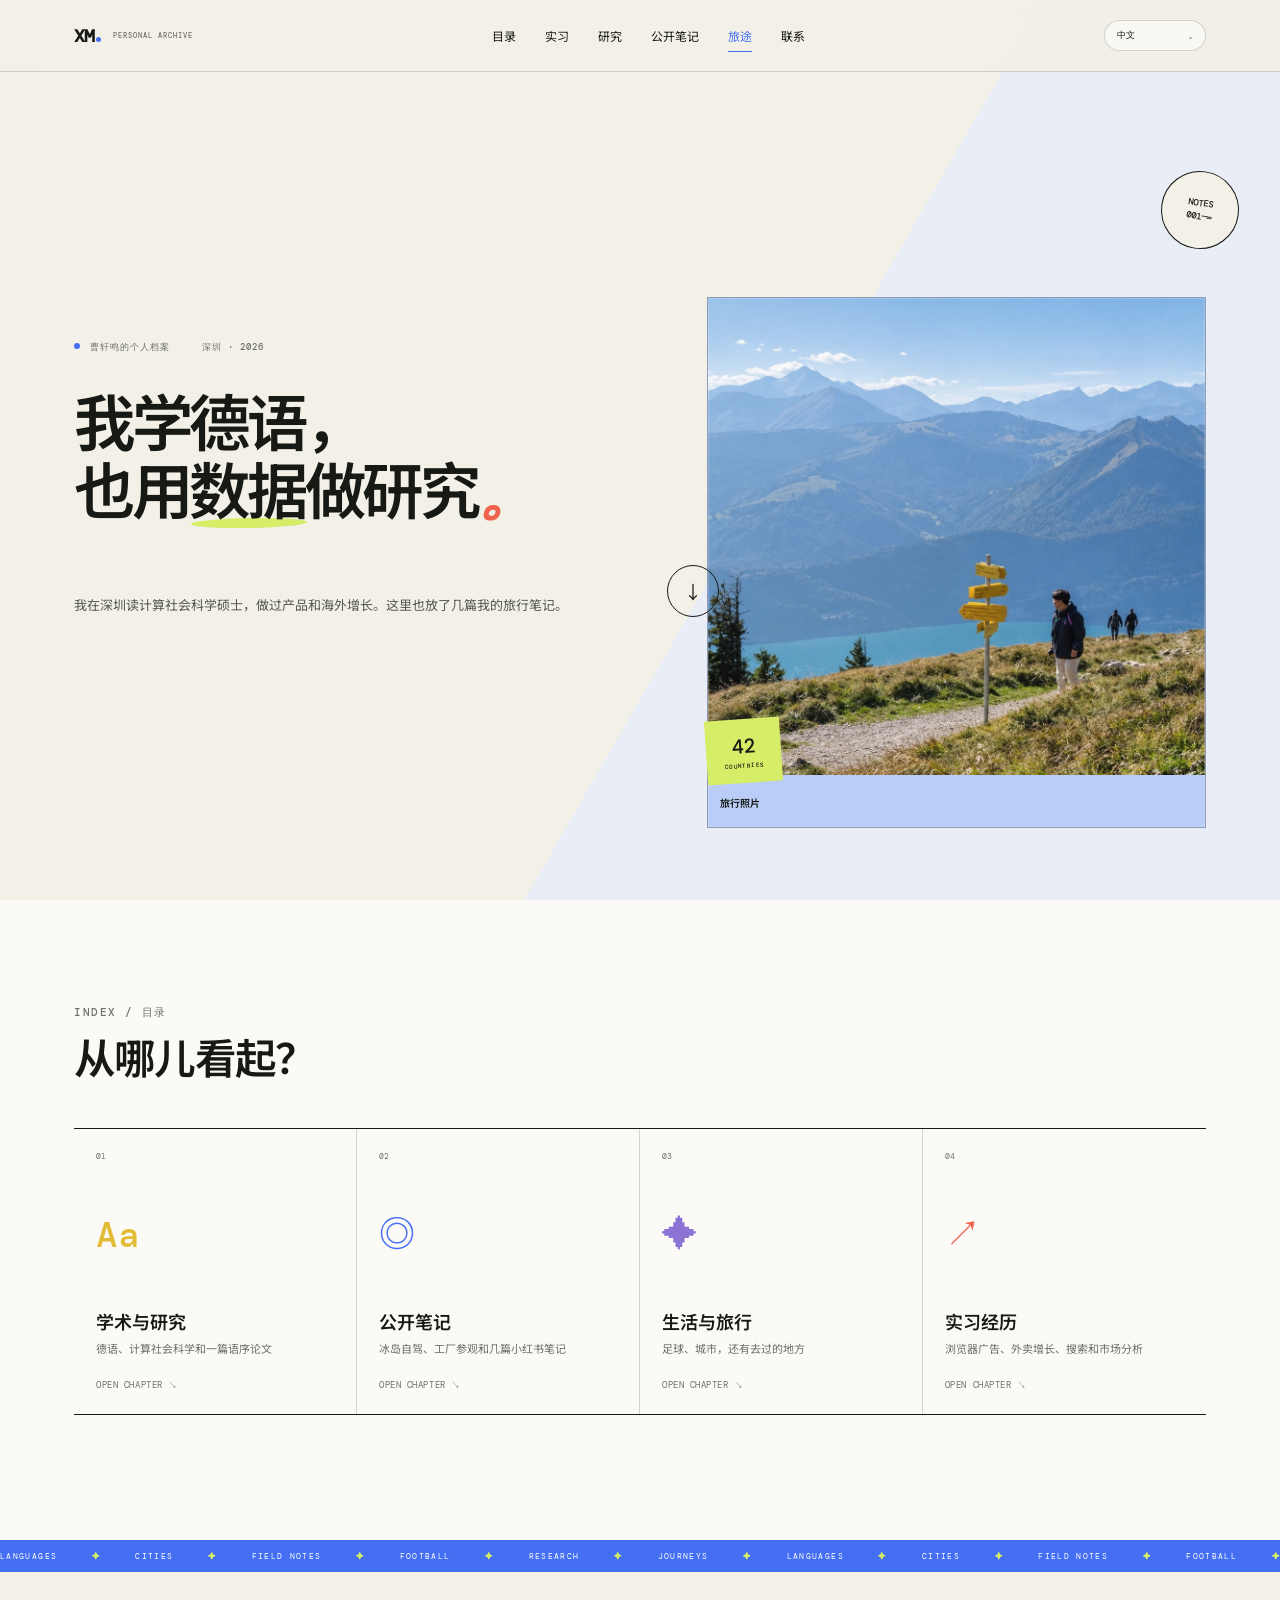
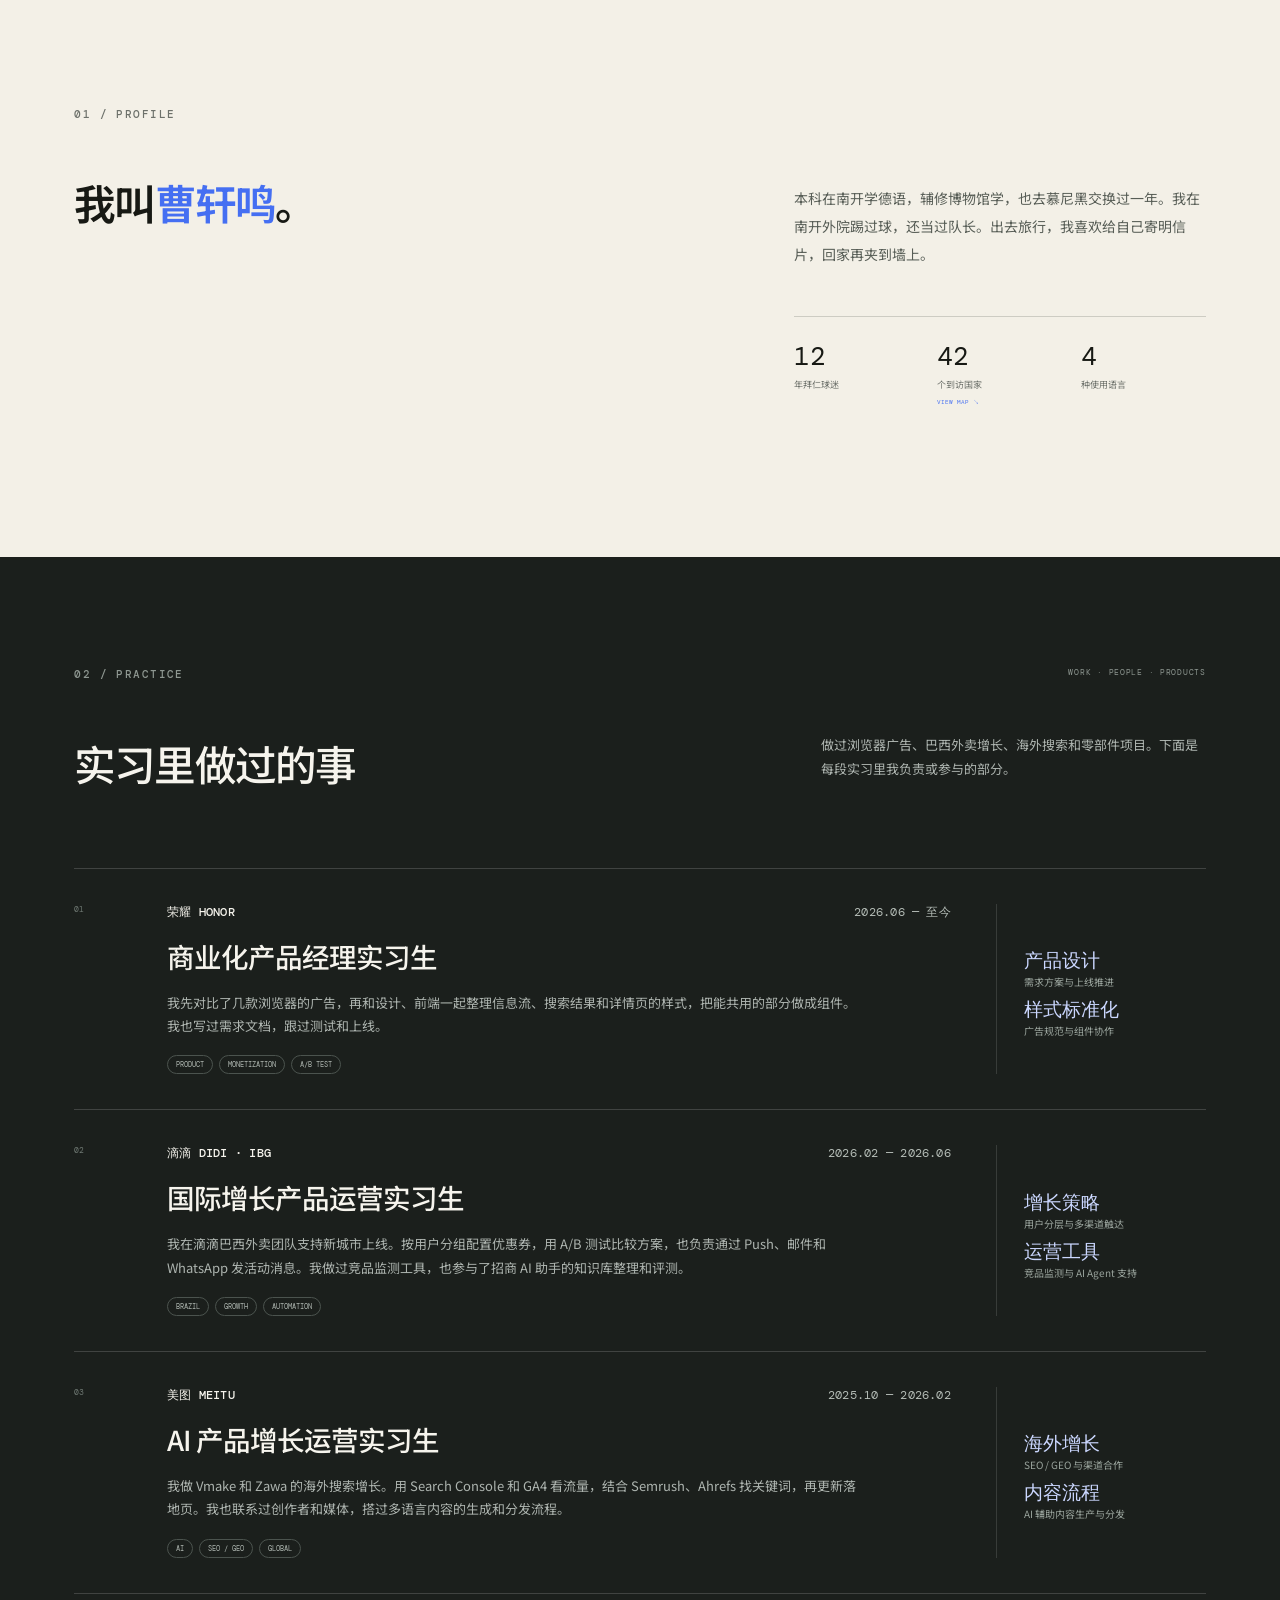
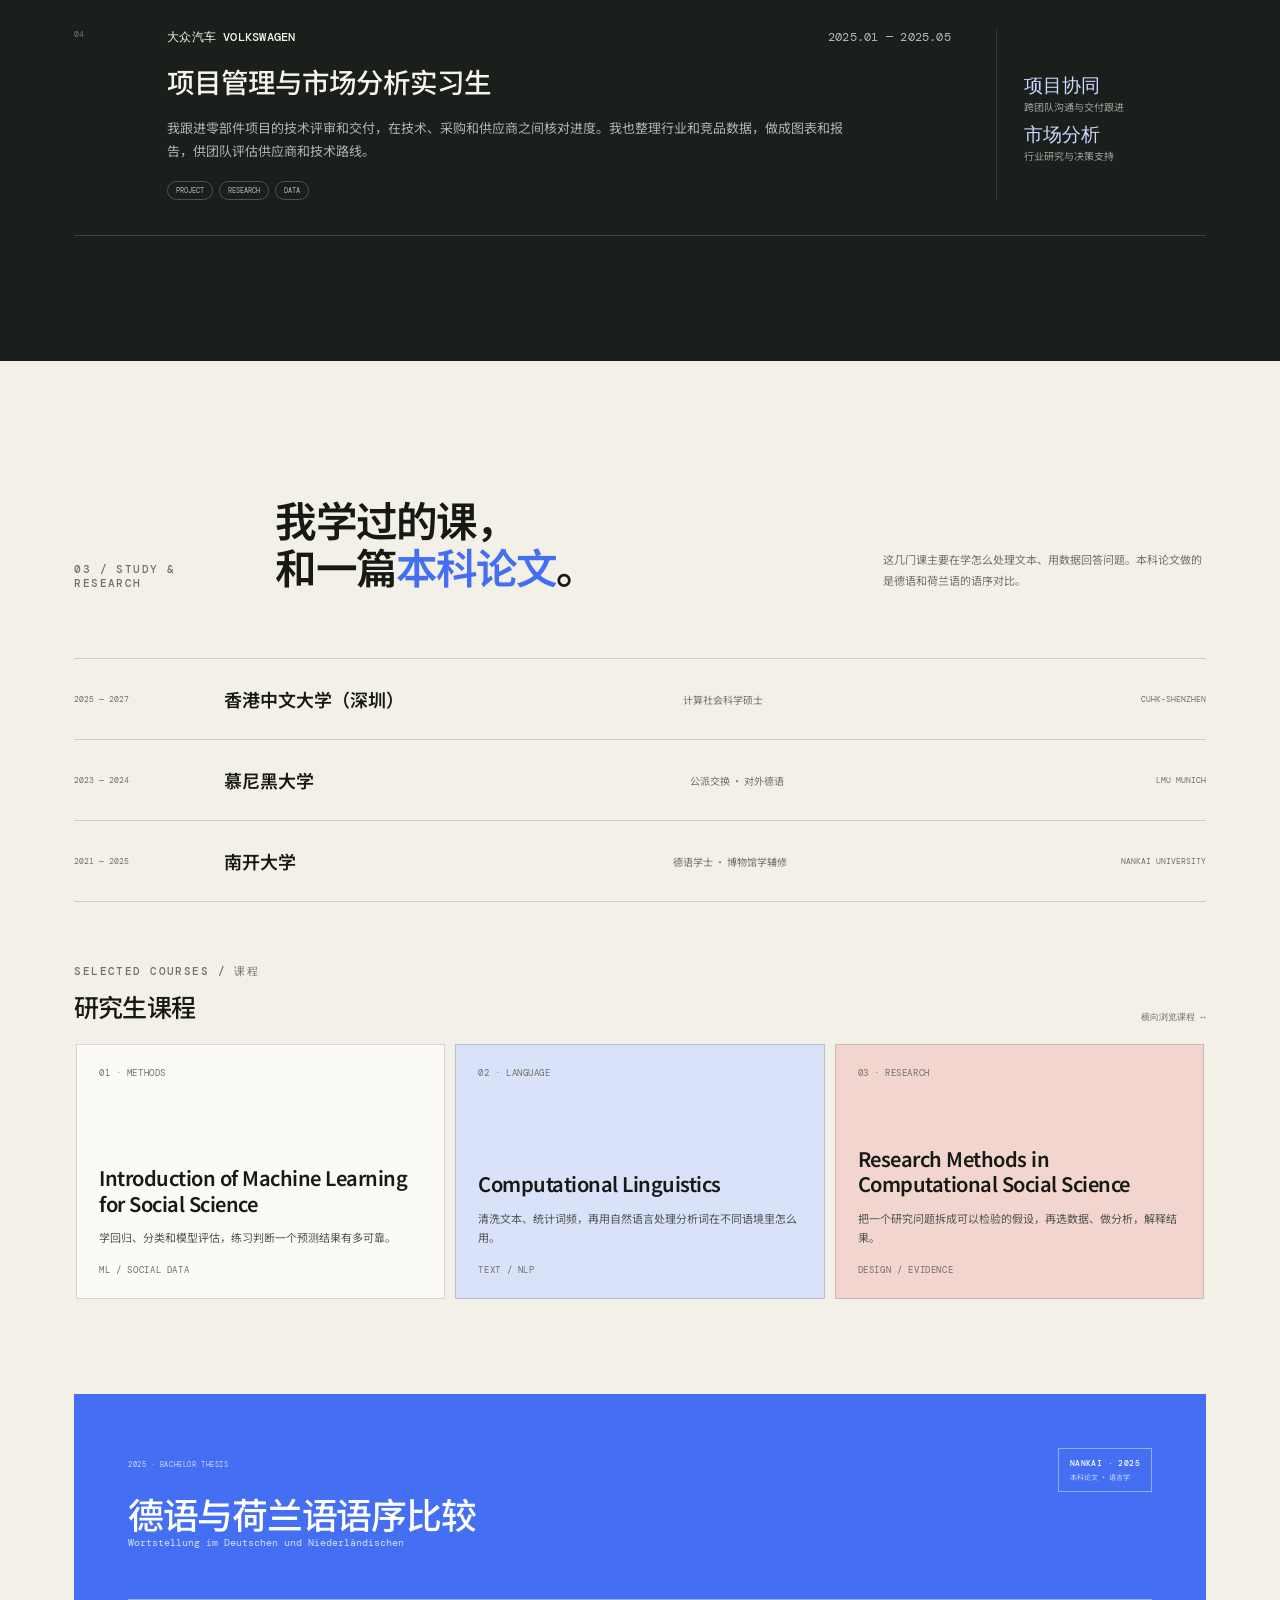
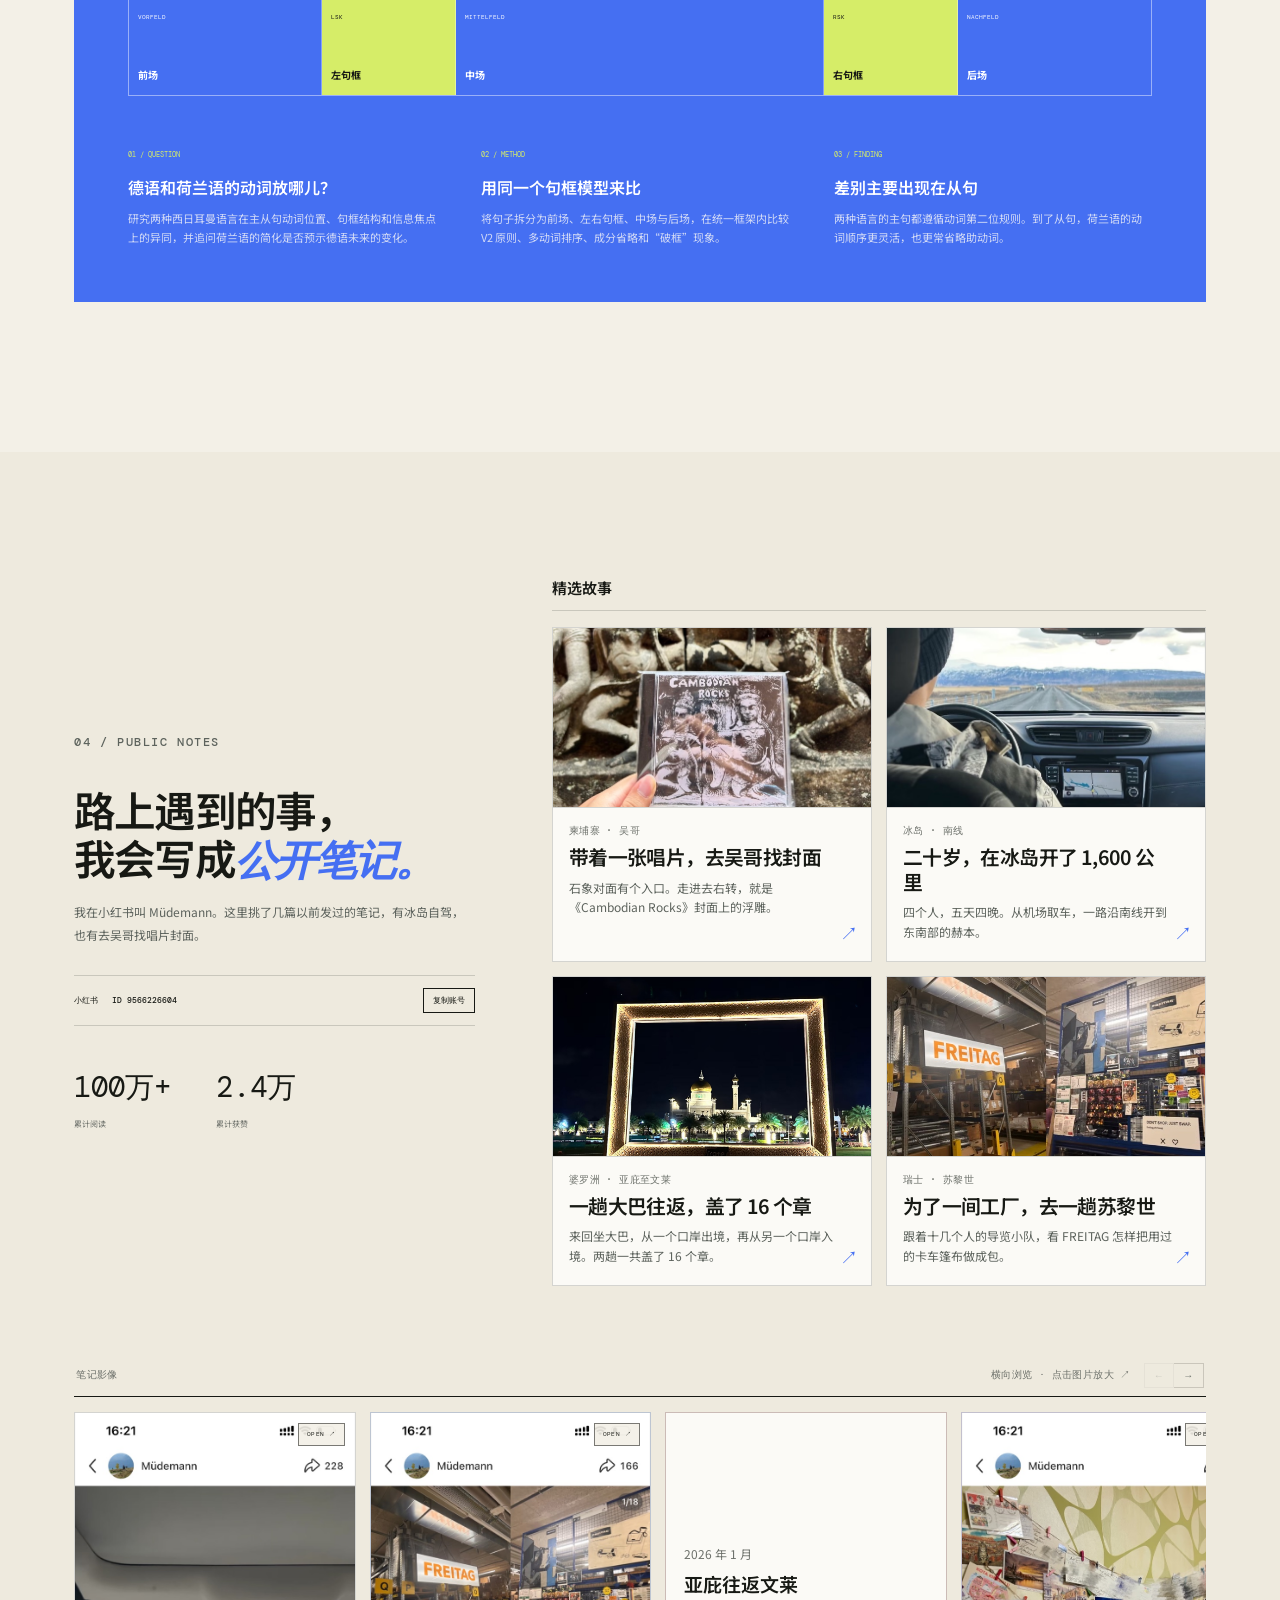
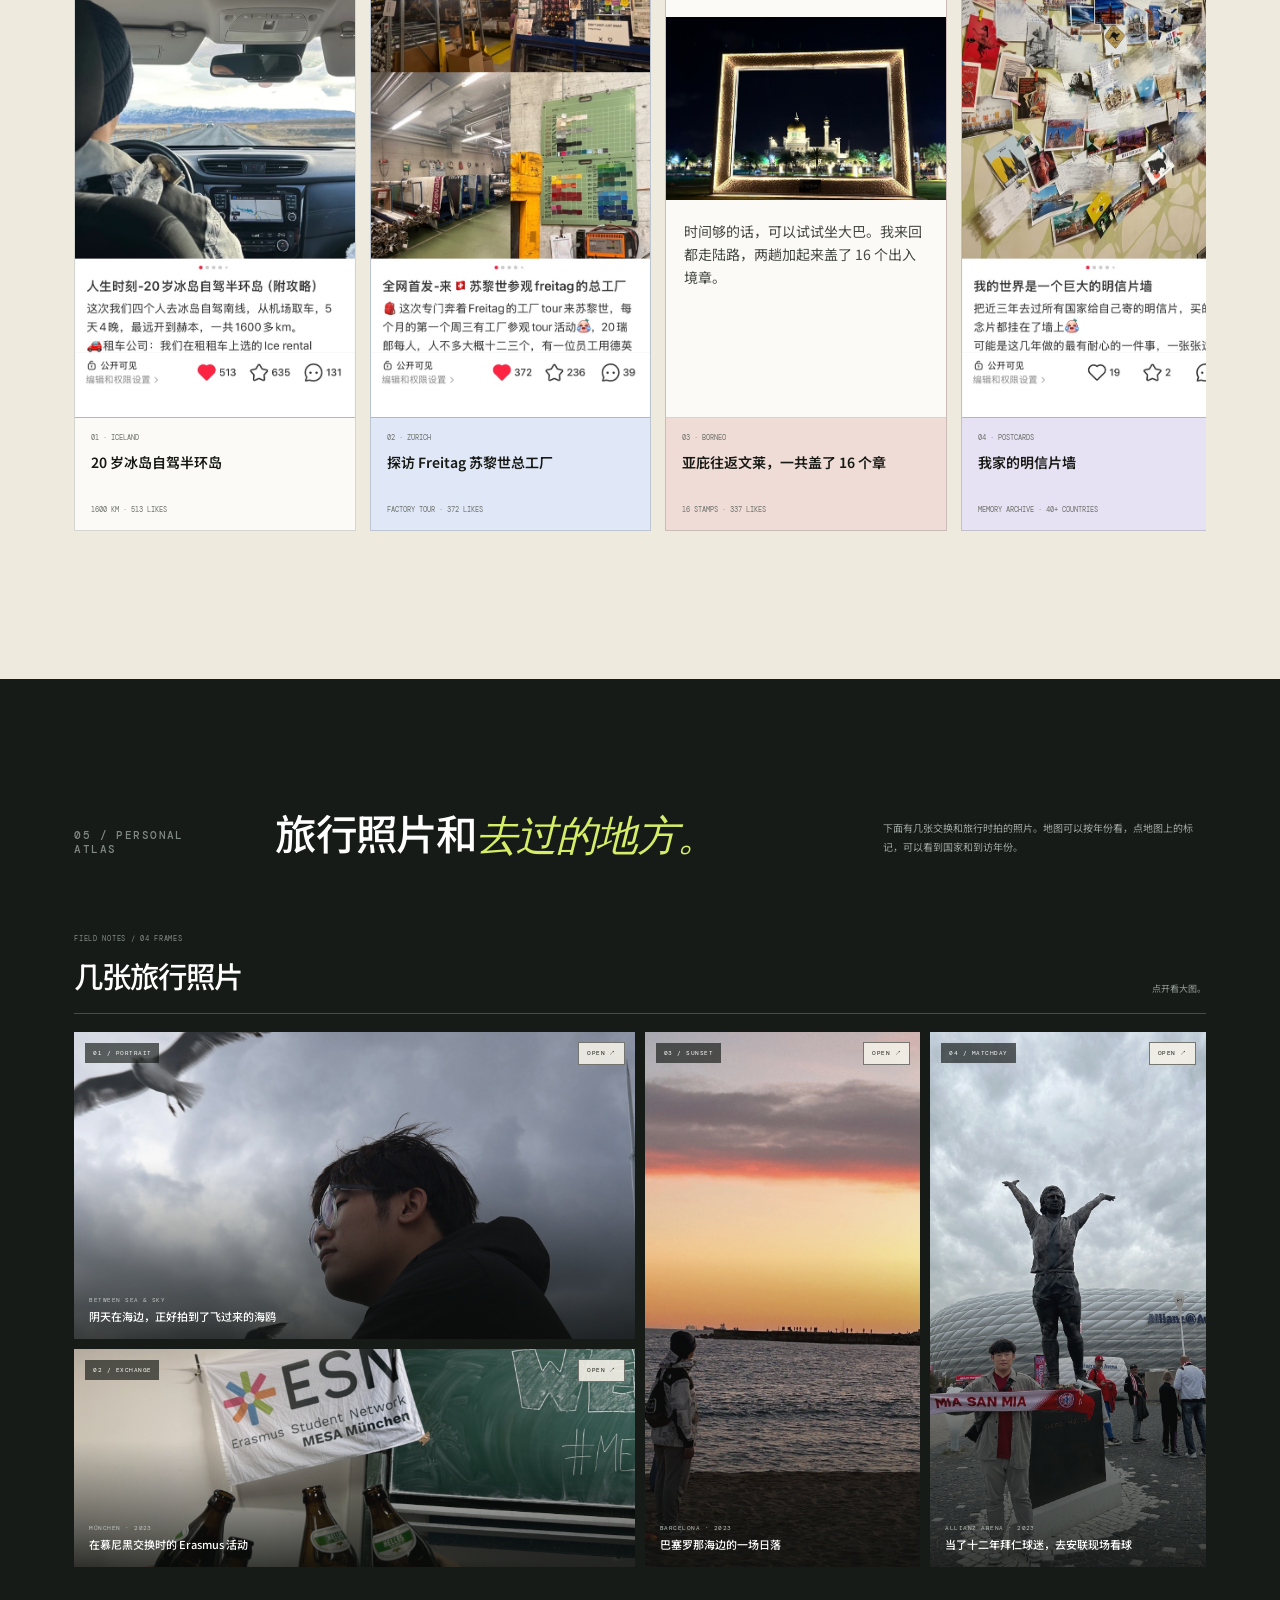
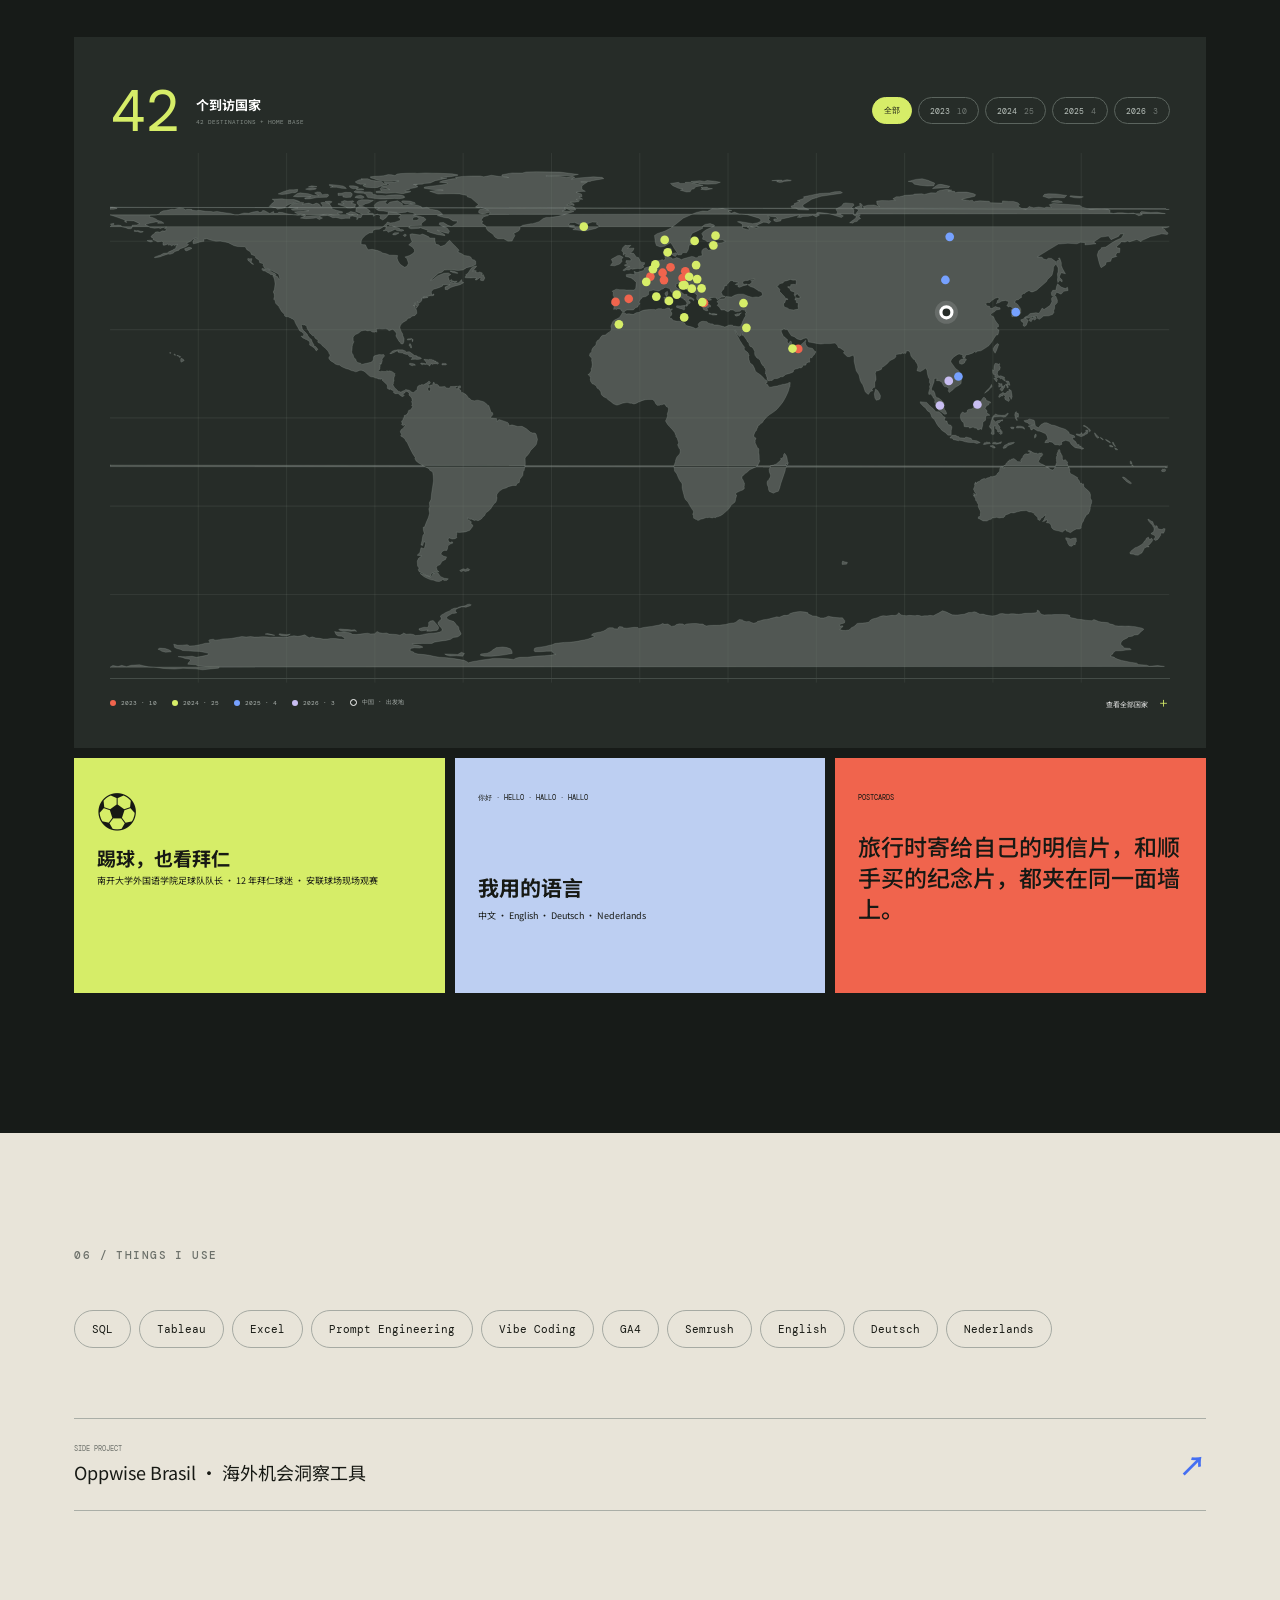
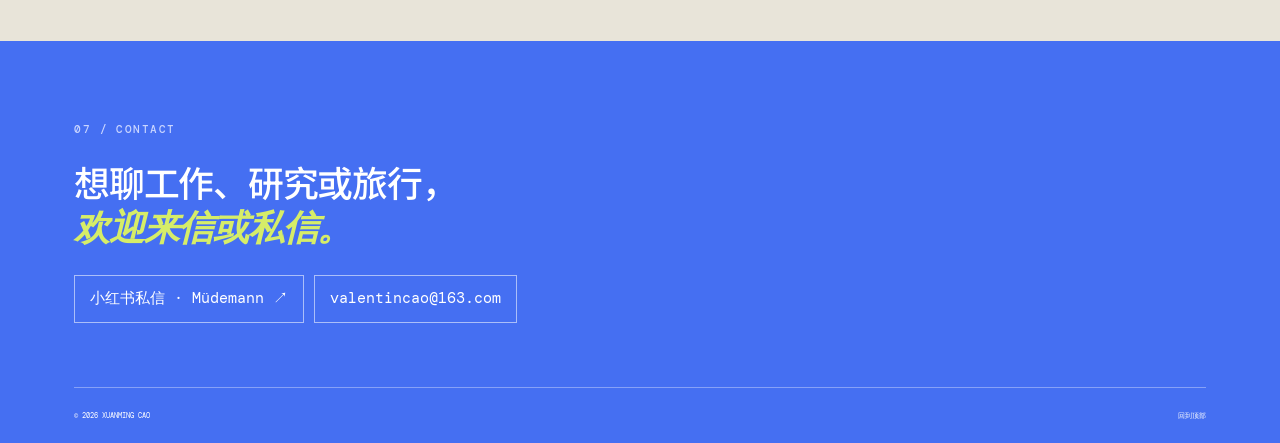
<file: index.html>
<!doctype html>
<html lang="zh-CN">
  <head>
    <meta charset="UTF-8" />
    <meta name="viewport" content="width=device-width, initial-scale=1.0" />
    <meta name="description" content="曹轩鸣的个人网站：语言、研究、旅行、公开笔记与工作记录。" />
    <title>CAO XUANMING · 语言与旅途之间</title>
    <link rel="icon" href="./assets/favicon.svg" type="image/svg+xml" />
    <link rel="preconnect" href="https://fonts.googleapis.com" />
    <link rel="preconnect" href="https://fonts.gstatic.com" crossorigin />
    <link href="https://fonts.googleapis.com/css2?family=DM+Mono:wght@300;400;500&amp;family=Noto+Sans+SC:wght@300;400;500;600;700;900&amp;family=Playfair+Display:ital,wght@1,600&amp;display=swap" rel="stylesheet" />
    <link rel="stylesheet" href="./styles.css?v=6177a80a2e" />
    <script async src="https://www.googletagmanager.com/gtag/js?id=G-6K86D0B568"></script>
    <script>
      window.dataLayer = window.dataLayer || [];
      function gtag() { dataLayer.push(arguments); }
      gtag('js', new Date());
      gtag('config', 'G-6K86D0B568');
    </script>
  </head>
  <body>
    <header class="nav">
      <a class="logo" href="#top" aria-label="返回首页"><span>XM</span><small>PERSONAL ARCHIVE</small></a>
      <nav id="site-navigation" aria-label="主导航" data-i18n-label="navigationLabel">
        <a href="#explore" data-i18n="navExplore">目录</a><a href="#internship" data-i18n="navWork">实习</a><a href="#academic" data-i18n="navAcademic">研究</a><a href="#social" data-i18n="navSocial">公开笔记</a><a href="#life" data-i18n="navLife">旅途</a><a href="#contact" data-i18n="navContact">联系</a>
      </nav>
      <div class="language-picker">
        <button class="lang" type="button" aria-expanded="false" aria-controls="site-language-options"><span class="current-language">中文</span>⌄</button>
        <div class="language-menu" id="site-language-options"><button data-lang="zh" class="active">中文 <span>CN</span></button><button data-lang="en">English <span>EN</span></button><button data-lang="de">Deutsch <span>DE</span></button><button data-lang="nl">Nederlands <span>NL</span></button></div>
      </div>
      <button class="nav-toggle" type="button" aria-expanded="false" aria-controls="site-navigation"><span data-i18n="mobileMenu">导航</span></button>
    </header>

    <main id="top">
      <section class="hero section">
        <div class="hero-kicker reveal"><span class="status-dot"></span><span data-i18n="heroKicker">曹轩鸣的个人档案</span> <span class="hero-place" data-i18n="heroPlace">深圳 · 2026</span></div>
        <h1 class="reveal" data-i18n="heroTitle">我学德语，<br />也用<span class="scribble">数据</span>做研究<em>。</em></h1>
        <div class="hero-bottom reveal">
          <p data-i18n="heroIntro">我在深圳读计算社会科学硕士，做过产品和海外增长。这里也放了几篇我的旅行笔记。</p>
          <a class="round-link" href="#explore" aria-label="开始探索"><span>↓</span></a>
        </div>
        <figure class="hero-photo reveal"><img src="./assets/hero-blue.jpg" width="1586" height="992" fetchpriority="high" alt="曹轩鸣在蓝色山野间旅行" /><figcaption><b data-i18n="heroCaption">旅行照片</b></figcaption></figure>
        <div class="hero-sticker sticker-one" aria-hidden="true">NOTES<br />001—∞</div>
        <div class="hero-sticker sticker-two" aria-hidden="true">42<small>COUNTRIES</small></div>
        <div class="orbit orbit-one" aria-hidden="true"></div><div class="orbit orbit-two" aria-hidden="true"></div>
      </section>

      <section class="explore section" id="explore" tabindex="-1">
        <div class="explore-heading reveal"><div><p class="section-index" data-i18n="indexLabel">INDEX / 目录</p><h2 data-i18n="exploreTitle">从哪儿看起？</h2></div></div>
        <div class="portal-grid">
          <a class="portal-card academic-card reveal" href="#academic"><span class="portal-no">01</span><span class="portal-icon">Aa</span><strong data-i18n="portalAcademic">学术与研究</strong><small data-i18n="portalAcademicText">德语、计算社会科学和一篇语序论文</small><i>OPEN CHAPTER ↘</i></a>
          <a class="portal-card social-card reveal" href="#social"><span class="portal-no">02</span><span class="portal-icon">◎</span><strong data-i18n="portalSocial">公开笔记</strong><small data-i18n="portalSocialText">冰岛自驾、工厂参观和几篇小红书笔记</small><i>OPEN CHAPTER ↘</i></a>
          <a class="portal-card life-card reveal" href="#life"><span class="portal-no">03</span><span class="portal-icon">✦</span><strong data-i18n="portalLife">生活与旅行</strong><small data-i18n="portalLifeText">足球、城市，还有去过的地方</small><i>OPEN CHAPTER ↘</i></a>
          <a class="portal-card internship-card reveal" href="#internship"><span class="portal-no">04</span><span class="portal-icon">↗</span><strong data-i18n="portalWork">实习经历</strong><small data-i18n="portalWorkText">浏览器广告、外卖增长、搜索和市场分析</small><i>OPEN CHAPTER ↘</i></a>
        </div>
      </section>

      <section class="ticker" aria-label="个人关键词">
        <div>LANGUAGES <i>✦</i> CITIES <i>✦</i> FIELD NOTES <i>✦</i> FOOTBALL <i>✦</i> RESEARCH <i>✦</i> JOURNEYS <i>✦</i> LANGUAGES <i>✦</i> CITIES <i>✦</i> FIELD NOTES <i>✦</i> FOOTBALL <i>✦</i> RESEARCH <i>✦</i> JOURNEYS <i>✦</i></div>
      </section>

      <section class="section intro" id="about">
        <p class="section-index reveal">01 / PROFILE</p>
        <div class="intro-grid">
          <h2 class="reveal" data-i18n="profileTitle">我叫<span>曹轩鸣</span>。</h2>
          <div class="intro-copy reveal">
            <p data-i18n="profileText">本科在南开学德语，辅修博物馆学，也去慕尼黑交换过一年。我在南开外院踢过球，还当过队长。出去旅行，我喜欢给自己寄明信片，回家再夹到墙上。</p>
            <div class="facts"><div><strong>12</strong><span data-i18n="factWork">年拜仁球迷</span></div><a class="travel-fact" href="#travel-map"><strong>42</strong><span data-i18n="factTravel">个到访国家</span><i>VIEW MAP ↘</i></a><div><strong>4</strong><span data-i18n="factLanguage">种使用语言</span></div></div>
          </div>
        </div>
      </section>

      <section class="work section" id="internship" tabindex="-1">
        <div class="section-head reveal"><p class="section-index">02 / PRACTICE</p><p>WORK · PEOPLE · PRODUCTS</p></div>
        <div class="work-intro reveal"><h2 data-i18n="workTitle">实习里做过的事</h2><p data-i18n="workIntro">做过浏览器广告、巴西外卖增长、海外搜索和零部件项目。下面是每段实习里我负责或参与的部分。</p></div>
        <article class="work-card featured reveal">
          <div class="work-no">01</div><div class="work-main"><div class="work-meta"><span data-i18n="honorCompany">荣耀 HONOR</span><span>2026.06 — <i data-i18n="present">至今</i></span></div><h3 data-i18n="honorRole">商业化产品经理实习生</h3><p data-i18n="honorText">我先对比了几款浏览器的广告，再和设计、前端一起整理信息流、搜索结果和详情页的样式，把能共用的部分做成组件。我也写过需求文档，跟过测试和上线。</p><div class="tags"><span>PRODUCT</span><span>MONETIZATION</span><span>A/B TEST</span></div></div><div class="metric"><strong data-i18n="focusHonorA">产品设计</strong><span data-i18n="metricReuse">需求方案与上线推进</span><strong data-i18n="focusHonorB">样式标准化</strong><span data-i18n="metricFeedback">广告规范与组件协作</span></div>
        </article>
        <article class="work-card reveal">
          <div class="work-no">02</div><div class="work-main"><div class="work-meta"><span data-i18n="didiCompany">滴滴 DIDI · IBG</span><span>2026.02 — 2026.06</span></div><h3 data-i18n="didiRole">国际增长产品运营实习生</h3><p data-i18n="didiText">我在滴滴巴西外卖团队支持新城市上线。按用户分组配置优惠券，用 A/B 测试比较方案，也负责通过 Push、邮件和 WhatsApp 发活动消息。我做过竞品监测工具，也参与了招商 AI 助手的知识库整理和评测。</p><div class="tags"><span>BRAZIL</span><span>GROWTH</span><span>AUTOMATION</span></div></div><div class="metric"><strong data-i18n="focusDidiA">增长策略</strong><span data-i18n="metricReach">用户分层与多渠道触达</span><strong data-i18n="focusDidiB">运营工具</strong><span data-i18n="metricCities">竞品监测与 AI Agent 支持</span></div>
        </article>
        <article class="work-card reveal">
          <div class="work-no">03</div><div class="work-main"><div class="work-meta"><span data-i18n="meituCompany">美图 MEITU</span><span>2025.10 — 2026.02</span></div><h3 data-i18n="meituRole">AI 产品增长运营实习生</h3><p data-i18n="meituText">我做 Vmake 和 Zawa 的海外搜索增长。用 Search Console 和 GA4 看流量，结合 Semrush、Ahrefs 找关键词，再更新落地页。我也联系过创作者和媒体，搭过多语言内容的生成和分发流程。</p><div class="tags"><span>AI</span><span>SEO / GEO</span><span>GLOBAL</span></div></div><div class="metric"><strong data-i18n="focusMeituA">海外增长</strong><span data-i18n="metricEfficiency">SEO / GEO 与渠道合作</span><strong data-i18n="focusMeituB">内容流程</strong><span data-i18n="metricRanking">AI 辅助内容生产与分发</span></div>
        </article>
        <article class="work-card reveal">
          <div class="work-no">04</div><div class="work-main"><div class="work-meta"><span data-i18n="vwCompany">大众汽车 VOLKSWAGEN</span><span>2025.01 — 2025.05</span></div><h3 data-i18n="vwRole">项目管理与市场分析实习生</h3><p data-i18n="vwText">我跟进零部件项目的技术评审和交付，在技术、采购和供应商之间核对进度。我也整理行业和竞品数据，做成图表和报告，供团队评估供应商和技术路线。</p><div class="tags"><span>PROJECT</span><span>RESEARCH</span><span>DATA</span></div></div><div class="metric"><strong data-i18n="focusVwA">项目协同</strong><span data-i18n="metricProjects">跨团队沟通与交付跟进</span><strong data-i18n="focusVwB">市场分析</strong><span data-i18n="metricReports">行业研究与决策支持</span></div>
        </article>
      </section>

      <section class="education section" id="academic" tabindex="-1">
        <div class="academic-intro reveal"><p class="section-index">03 / STUDY &amp; RESEARCH</p><h2 data-i18n="academicTitle">我学过的课，<br />和一篇<span>本科论文</span>。</h2><p data-i18n="academicIntro">这几门课主要在学怎么处理文本、用数据回答问题。本科论文做的是德语和荷兰语的语序对比。</p></div>
        <div class="edu-list">
          <article class="reveal"><time>2025 — 2027</time><h3 data-i18n="cuhk">香港中文大学（深圳）</h3><p data-i18n="cuhkMajor">计算社会科学硕士</p><span>CUHK-SHENZHEN</span></article>
          <article class="reveal"><time>2023 — 2024</time><h3 data-i18n="lmu">慕尼黑大学</h3><p data-i18n="lmuMajor">公派交换 · 对外德语</p><span>LMU MUNICH</span></article>
          <article class="reveal"><time>2021 — 2025</time><h3 data-i18n="nankai">南开大学</h3><p data-i18n="nankaiMajor">德语学士 · 博物馆学辅修</p><span>NANKAI UNIVERSITY</span></article>
        </div>
        <div class="course-rail reveal">
          <div class="course-rail-head"><div><p class="section-index" data-i18n="courseLabel">SELECTED COURSES / 课程</p><h3 data-i18n="courseTitle">研究生课程</h3></div><span data-i18n="courseHint">横向浏览课程 ↔</span></div>
          <div class="course-track">
            <article class="course-card"><span>01 · METHODS</span><h4 data-i18n="courseMachineTitle">Introduction of Machine Learning for Social Science</h4><p data-i18n="courseMachineText">学回归、分类和模型评估，练习判断一个预测结果有多可靠。</p><b>ML / SOCIAL DATA</b></article>
            <article class="course-card"><span>02 · LANGUAGE</span><h4 data-i18n="courseLinguisticsTitle">Computational Linguistics</h4><p data-i18n="courseLinguisticsText">清洗文本、统计词频，再用自然语言处理分析词在不同语境里怎么用。</p><b>TEXT / NLP</b></article>
            <article class="course-card"><span>03 · RESEARCH</span><h4 data-i18n="courseMethodsTitle">Research Methods in Computational Social Science</h4><p data-i18n="courseMethodsText">把一个研究问题拆成可以检验的假设，再选数据、做分析，解释结果。</p><b>DESIGN / EVIDENCE</b></article>
          </div>
        </div>
        <article class="thesis-feature reveal">
          <div class="thesis-title"><span>2025 · BACHELOR THESIS</span><h3 data-i18n="thesisTitle">德语与荷兰语语序比较</h3><p data-i18n="thesisSubtitle">Wortstellung im Deutschen und Niederländischen</p><div class="thesis-score"><b>NANKAI · 2025</b><small data-i18n="thesisScore">本科论文 · 语言学</small></div></div>
          <div class="field-model" aria-label="拓扑句法模型"><div><span>VORFELD</span><b data-i18n="fieldPre">前场</b></div><div><span>LSK</span><b data-i18n="fieldLeft">左句框</b></div><div><span>MITTELFELD</span><b data-i18n="fieldMid">中场</b></div><div><span>RSK</span><b data-i18n="fieldRight">右句框</b></div><div><span>NACHFELD</span><b data-i18n="fieldPost">后场</b></div></div>
          <div class="thesis-details"><section><span>01 / QUESTION</span><h4 data-i18n="thesisQuestionTitle">德语和荷兰语的动词放哪儿？</h4><p data-i18n="thesisQuestion">研究两种西日耳曼语言在主从句动词位置、句框结构和信息焦点上的异同，并追问荷兰语的简化是否预示德语未来的变化。</p></section><section><span>02 / METHOD</span><h4 data-i18n="thesisMethodTitle">用同一个句框模型来比</h4><p data-i18n="thesisMethod">将句子拆分为前场、左右句框、中场与后场，在统一框架内比较 V2 原则、多动词排序、成分省略和“破框”现象。</p></section><section><span>03 / FINDING</span><h4 data-i18n="thesisFindingTitle">差别主要出现在从句</h4><p data-i18n="thesisFinding">两种语言的主句都遵循动词第二位规则。到了从句，荷兰语的动词顺序更灵活，也更常省略助动词。</p></section></div>
        </article>
      </section>

      <section class="social-life section" id="social" tabindex="-1">
        <div class="social-copy reveal"><p class="section-index">04 / PUBLIC NOTES</p><h2 data-i18n="socialTitle">路上遇到的事，<br />我会写成<span>公开笔记。</span></h2><p data-i18n="socialText">我在小红书叫 Müdemann。这里挑了几篇以前发过的笔记，有冰岛自驾，也有去吴哥找唱片封面。</p><div class="social-id" id="xiaohongshu-contact"><span data-i18n="redLabel">小红书</span><b class="social-account">ID 9566226604</b><button class="copy-id" data-copy="9566226604" data-i18n="copyId">复制账号</button></div><p class="copy-status" role="status" hidden></p><div class="social-metrics"><div><strong data-i18n="viewCount">100万+</strong><small data-i18n="views">累计阅读</small></div><div><strong data-i18n="likeCount">2.4万</strong><small data-i18n="likes">累计获赞</small></div></div></div>
        <section class="story-shelf" aria-labelledby="featured-stories">
          <h3 id="featured-stories" data-i18n="featuredStories">精选故事</h3>
          <div class="story-grid">
            <a class="story-card" href="./notes/angkor.html">
              <div class="story-visual story-visual--angkor"><img src="./assets/web/note-angkor.jpg" width="647" height="1400" loading="lazy" decoding="async" alt="" /></div>
              <div class="story-card-copy">
                <p class="story-place" data-i18n="storyAngkorPlace">柬埔寨 · 吴哥</p>
                <h4 data-i18n="storyAngkorTitle">带着一张唱片，去吴哥找封面</h4>
                <p data-i18n="storyAngkorIntro">石象对面有个入口。走进去右转，就是《Cambodian Rocks》封面上的浮雕。</p>
                <span class="story-card-arrow" aria-hidden="true">↗</span>
              </div>
            </a>
            <a class="story-card" href="./notes/iceland.html">
              <div class="story-visual story-visual--iceland"><img src="./assets/web/note-iceland.jpg" width="647" height="1400" loading="lazy" decoding="async" alt="" /></div>
              <div class="story-card-copy">
                <p class="story-place" data-i18n="storyIcelandPlace">冰岛 · 南线</p>
                <h4 data-i18n="storyIcelandTitle">二十岁，在冰岛开了 1,600 公里</h4>
                <p data-i18n="storyIcelandIntro">四个人，五天四晚。从机场取车，一路沿南线开到东南部的赫本。</p>
                <span class="story-card-arrow" aria-hidden="true">↗</span>
              </div>
            </a>
            <a class="story-card" href="./notes/borneo.html">
              <div class="story-visual story-night"><img src="./assets/web/borneo-night.jpg" width="1170" height="765" loading="lazy" decoding="async" alt="" /></div>
              <div class="story-card-copy">
                <p class="story-place" data-i18n="storyBorneoPlace">婆罗洲 · 亚庇至文莱</p>
                <h4 data-i18n="storyBorneoTitle">一趟大巴往返，盖了 16 个章</h4>
                <p data-i18n="storyBorneoIntro">来回坐大巴，从一个口岸出境，再从另一个口岸入境。两趟一共盖了 16 个章。</p>
                <span class="story-card-arrow" aria-hidden="true">↗</span>
              </div>
            </a>
            <a class="story-card" href="./notes/freitag.html">
              <div class="story-visual story-visual--freitag"><img src="./assets/web/note-freitag.jpg" width="647" height="1400" loading="lazy" decoding="async" alt="" /></div>
              <div class="story-card-copy">
                <p class="story-place" data-i18n="storyFreitagPlace">瑞士 · 苏黎世</p>
                <h4 data-i18n="storyFreitagTitle">为了一间工厂，去一趟苏黎世</h4>
                <p data-i18n="storyFreitagIntro">跟着十几个人的导览小队，看 FREITAG 怎样把用过的卡车篷布做成包。</p>
                <span class="story-card-arrow" aria-hidden="true">↗</span>
              </div>
            </a>
          </div>
        </section>
        <div class="note-gallery reveal">
          <div class="gallery-label"><span data-i18n="noteMedia">笔记影像</span><div class="gallery-utility"><span data-i18n="galleryHint">横向浏览 · 点击图片放大 ↗</span><div class="note-scroll-controls"><button class="note-scroll-prev" type="button" aria-label="向前浏览笔记" data-i18n-label="previousNote" aria-controls="noteRail">←</button><button class="note-scroll-next" type="button" aria-label="向后浏览笔记" data-i18n-label="nextNote" aria-controls="noteRail">→</button></div></div></div>
          <div class="note-stack" id="noteRail" aria-label="小红书精选笔记">
            <article class="note-card">
              <button class="media-trigger note-shot" type="button" data-lightbox data-full="./assets/IMG_6432.PNG" aria-label="放大查看冰岛自驾笔记截图"><img src="./assets/web/note-iceland.jpg" width="647" height="1400" loading="lazy" decoding="async" alt="小红书笔记：20 岁冰岛自驾半环岛" /><span class="media-expand" aria-hidden="true">OPEN ↗</span></button>
              <div class="note-meta"><span>01 · ICELAND</span><h3 data-i18n="note1" data-lightbox-caption>20 岁冰岛自驾半环岛</h3><p>1600 KM · 513 LIKES</p></div>
            </article>
            <article class="note-card">
              <button class="media-trigger note-shot" type="button" data-lightbox data-full="./assets/IMG_6433.PNG" aria-label="放大查看 Freitag 工厂笔记截图"><img src="./assets/web/note-freitag.jpg" width="647" height="1400" loading="lazy" decoding="async" alt="小红书笔记：探访 Freitag 苏黎世总工厂" /><span class="media-expand" aria-hidden="true">OPEN ↗</span></button>
              <div class="note-meta"><span>02 · ZÜRICH</span><h3 data-i18n="note2" data-lightbox-caption>探访 Freitag 苏黎世总工厂</h3><p>FACTORY TOUR · 372 LIKES</p></div>
            </article>
            <article class="note-card">
              <button class="media-trigger note-shot note-shot-night" type="button" data-lightbox aria-label="放大查看文莱夜景" aria-describedby="borneo-gallery-note">
                <span class="night-note-heading" aria-hidden="true">
                  <span class="night-note-date" data-i18n="noteBorneoDate">2026 年 1 月</span>
                  <strong data-i18n="noteBorneoRoute">亚庇往返文莱</strong>
                </span>
                <img src="./assets/web/borneo-night.jpg" width="1170" height="765" loading="lazy" decoding="async" alt="金色相框里的文莱清真寺夜景" />
                <span class="night-note-excerpt" id="borneo-gallery-note" data-i18n="noteBorneoExcerpt">时间够的话，可以试试坐大巴。我来回都走陆路，两趟加起来盖了 16 个出入境章。</span>
              </button>
              <div class="note-meta"><span>03 · BORNEO</span><h3 data-i18n="note3" data-lightbox-caption>亚庇往返文莱，一共盖了 16 个章</h3><p>16 STAMPS · 337 LIKES</p></div>
            </article>
            <article class="note-card">
              <button class="media-trigger note-shot" type="button" data-lightbox data-full="./assets/IMG_6435.PNG" aria-label="放大查看明信片墙笔记截图"><img src="./assets/web/note-postcards.jpg" width="647" height="1400" loading="lazy" decoding="async" alt="小红书笔记：我的世界明信片墙" /><span class="media-expand" aria-hidden="true">OPEN ↗</span></button>
              <div class="note-meta"><span>04 · POSTCARDS</span><h3 data-i18n="note4" data-lightbox-caption>我家的明信片墙</h3><p>MEMORY ARCHIVE · 40+ COUNTRIES</p></div>
            </article>
            <article class="note-card">
              <button class="media-trigger note-shot" type="button" data-lightbox data-full="./assets/IMG_6434.PNG" aria-label="放大查看吴哥窟笔记截图"><img src="./assets/web/note-angkor.jpg" width="647" height="1400" loading="lazy" decoding="async" alt="小红书笔记：在吴哥窟寻找柬埔寨摇滚封面" /><span class="media-expand" aria-hidden="true">OPEN ↗</span></button>
              <div class="note-meta"><span>05 · ANGKOR</span><h3 data-i18n="note5" data-lightbox-caption>在吴哥窟寻找柬埔寨摇滚封面</h3><p>905 LIKES · 277 SAVES</p></div>
            </article>
          </div>
        </div>
      </section>

      <section class="life section" id="life" tabindex="-1">
        <div class="life-head reveal"><p class="section-index">05 / PERSONAL ATLAS</p><h2 data-i18n="lifeTitle">旅行照片和<em>去过的地方。</em></h2><p data-i18n="lifeText">下面有几张交换和旅行时拍的照片。地图可以按年份看，点地图上的标记，可以看到国家和到访年份。</p></div>
        <div class="life-collage">
          <section class="photo-journal reveal" aria-labelledby="photo-journal-title">
            <div class="photo-journal-head"><div><span>FIELD NOTES / 04 FRAMES</span><h3 id="photo-journal-title" data-i18n="photoJournalTitle">几张旅行照片</h3></div><p data-i18n="photoJournalHint">点开看大图。</p></div>
            <div class="photo-atlas">
              <figure class="photo-frame photo-seagulls">
                <button class="media-trigger" type="button" data-lightbox data-full="./assets/IMG_1110.jpg" aria-label="放大查看海边与飞鸟照片"><img src="./assets/web/life-seagulls.jpg" width="1600" height="1515" loading="lazy" decoding="async" alt="阴天海边，曹轩鸣与飞过的海鸥" /><span class="frame-no" aria-hidden="true">01 / PORTRAIT</span><span class="media-expand" aria-hidden="true">OPEN ↗</span></button>
                <figcaption><span>BETWEEN SEA &amp; SKY</span><b data-i18n="photoSea" data-lightbox-caption>阴天在海边，正好拍到了飞过来的海鸥</b></figcaption>
              </figure>
              <figure class="photo-frame photo-esn">
                <button class="media-trigger" type="button" data-lightbox data-full="./assets/80dd1f403792ebe50f9758b083b8c25e.JPG" aria-label="放大查看慕尼黑交换生活照片"><img src="./assets/web/life-esn.jpg" width="1600" height="1200" loading="lazy" decoding="async" alt="慕尼黑 Erasmus Student Network 活动中的碰杯" /><span class="frame-no" aria-hidden="true">02 / EXCHANGE</span><span class="media-expand" aria-hidden="true">OPEN ↗</span></button>
                <figcaption><span>MÜNCHEN · 2023</span><b data-i18n="photoEsn" data-lightbox-caption>在慕尼黑交换时的 Erasmus 活动</b></figcaption>
              </figure>
              <figure class="photo-frame photo-barcelona">
                <button class="media-trigger" type="button" data-lightbox data-full="./assets/IMG_0187.JPG" aria-label="放大查看巴塞罗那海边日落照片"><img src="./assets/web/life-barcelona.jpg" width="1200" height="1600" loading="lazy" decoding="async" alt="巴塞罗那海边日落中的曹轩鸣" /><span class="frame-no" aria-hidden="true">03 / SUNSET</span><span class="media-expand" aria-hidden="true">OPEN ↗</span></button>
                <figcaption><span>BARCELONA · 2023</span><b data-i18n="photoBarcelona" data-lightbox-caption>巴塞罗那海边的一场日落</b></figcaption>
              </figure>
              <figure class="photo-frame photo-allianz">
                <button class="media-trigger" type="button" data-lightbox data-full="./assets/f85b853d897c52e4a087ac9b64f20b04.JPG" aria-label="放大查看安联球场照片"><img src="./assets/web/life-allianz.jpg" width="1200" height="1600" loading="lazy" decoding="async" alt="曹轩鸣在安联球场前手持拜仁慕尼黑围巾" /><span class="frame-no" aria-hidden="true">04 / MATCHDAY</span><span class="media-expand" aria-hidden="true">OPEN ↗</span></button>
                <figcaption><span>ALLIANZ ARENA · 2023</span><b data-i18n="photoAllianz" data-lightbox-caption>当了十二年拜仁球迷，去安联现场看球</b></figcaption>
              </figure>
            </div>
          </section>
          <article class="life-tile tile-map reveal" id="travel-map">
            <div class="travel-map-head"><div class="map-count"><strong>42</strong><span><b data-i18n="mapCount">个到访国家</b><small>42 DESTINATIONS + HOME BASE</small></span></div><div class="year-filters" aria-label="按年份筛选"><button class="active" data-year="all" data-i18n="mapAll" aria-pressed="true">全部</button><button data-year="2023" aria-pressed="false">2023 <i>10</i></button><button data-year="2024" aria-pressed="false">2024 <i>25</i></button><button data-year="2025" aria-pressed="false">2025 <i>4</i></button><button data-year="2026" aria-pressed="false">2026 <i>3</i></button></div></div>
            <div class="map-stage"><svg class="world-map" viewBox="0 0 1000 500" role="img" aria-label="曹轩鸣旅行世界地图"><image href="./assets/world-land.svg" x="0" y="0" width="1000" height="500" /><g class="travel-dots"></g></svg><div class="map-tooltip" role="status"></div></div>
            <div class="map-footer"><div class="map-legend"><span><i class="legend-dot dot-2023"></i>2023 · 10</span><span><i class="legend-dot dot-2024"></i>2024 · 25</span><span><i class="legend-dot dot-2025"></i>2025 · 4</span><span><i class="legend-dot dot-2026"></i>2026 · 3</span><span><i class="legend-home"></i><b data-i18n="mapHome">中国 · 出发地</b></span></div><button class="country-list-toggle" aria-expanded="false"><span data-i18n="mapList">查看全部国家</span> <i>＋</i></button></div>
            <div class="country-list" hidden></div>
          </article>
          <article class="life-tile tile-football reveal"><span>⚽</span><h3 data-i18n="footballTitle">踢球，也看拜仁</h3><p data-i18n="footballText">南开大学外国语学院足球队队长 · 12 年拜仁球迷 · 安联球场现场观赛</p></article>
          <article class="life-tile tile-language reveal"><span>你好 · HELLO · HALLO · HALLO</span><h3 data-i18n="languageTitle">我用的语言</h3><p data-i18n="languageList">中文 · English · Deutsch · Nederlands</p></article>
          <article class="life-tile tile-note reveal"><small>POSTCARDS</small><p data-i18n="fieldNote">旅行时寄给自己的明信片，和顺手买的纪念片，都夹在同一面墙上。</p></article>
        </div>
      </section>

      <section class="skills section">
        <p class="section-index reveal">06 / THINGS I USE</p>
        <div class="skill-cloud reveal"><span>SQL</span><span>Tableau</span><span>Excel</span><span>Prompt Engineering</span><span>Vibe Coding</span><span>GA4</span><span>Semrush</span><span>English</span><span>Deutsch</span><span>Nederlands</span></div>
        <a class="project-link reveal" href="https://oppwise-brasil.site" target="_blank" rel="noreferrer"><span><small>SIDE PROJECT</small><span data-i18n="projectLabel">Oppwise Brasil · 海外机会洞察工具</span></span><b>↗</b></a>
      </section>

      <section class="contact section" id="contact" tabindex="-1">
        <p class="section-index reveal">07 / CONTACT</p>
        <h2 class="reveal" data-i18n="contactTitle">想聊工作、研究或旅行，<br /><em>欢迎来信或私信。</em></h2>
        <div class="contact-links reveal">
          <a class="contact-link" href="#xiaohongshu-contact"><span data-i18n="contactChannel">小红书私信 · Müdemann</span> <span aria-hidden="true">↗</span></a>
          <a class="contact-link" href="mailto:valentincao@163.com">valentincao@163.com</a>
        </div>
        <footer><span>© 2026 XUANMING CAO</span><a href="#top" data-i18n="backToTop">回到顶部</a></footer>
      </section>
    </main>
    <dialog class="media-lightbox" id="mediaLightbox" aria-describedby="lightboxCaption">
      <div class="lightbox-shell">
        <button class="lightbox-close" type="button" aria-label="关闭大图" data-i18n-label="closePhoto">×</button>
        <figure><img class="lightbox-image" alt="" /><figcaption id="lightboxCaption"></figcaption></figure>
        <div class="lightbox-bar"><span class="lightbox-count" aria-live="polite"></span><div class="lightbox-nav"><button class="lightbox-prev" type="button" aria-label="上一张" data-i18n-label="previousPhoto">←</button><button class="lightbox-next" type="button" aria-label="下一张" data-i18n-label="nextPhoto">→</button></div></div>
      </div>
    </dialog>
    <script src="./language.js?v=6177a80a2e"></script>
    <script src="./app.js?v=6177a80a2e"></script>
  </body>
</html>
</file>
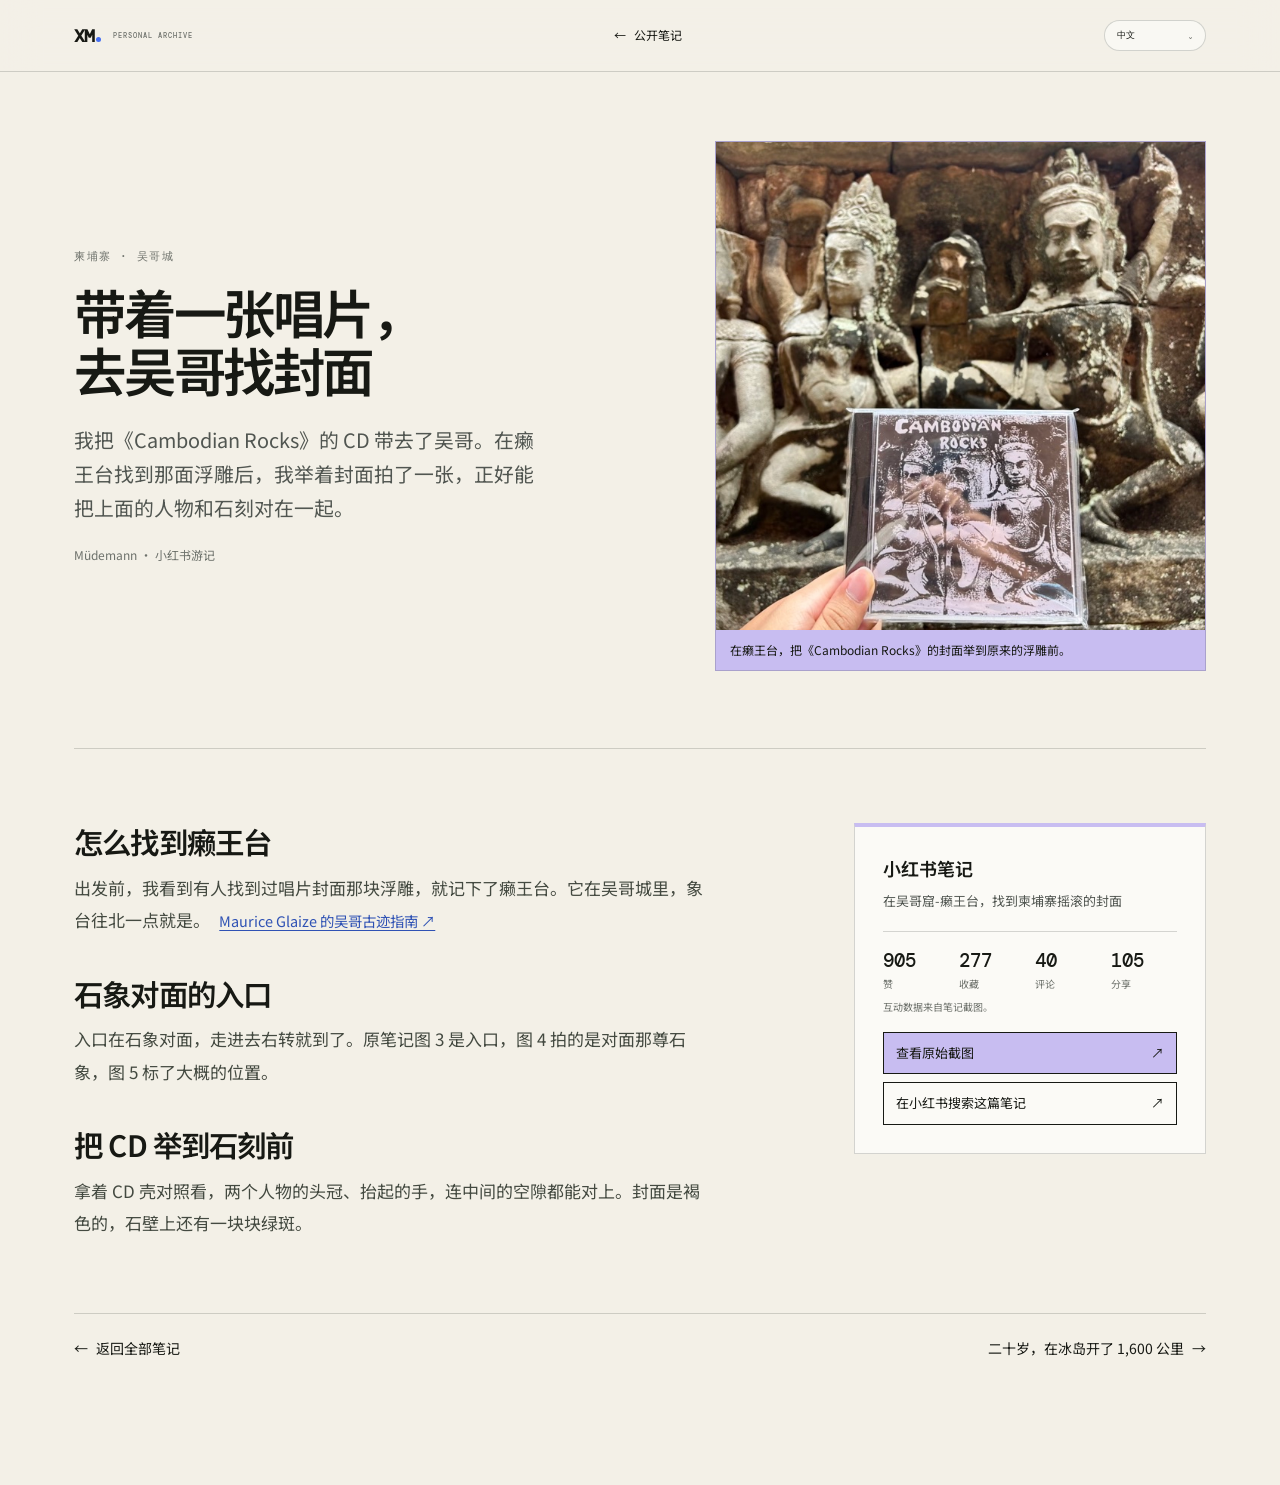
<file: notes/angkor.html>
<!doctype html>
<html lang="zh-CN">
  <head>
    <meta charset="UTF-8" />
    <meta name="viewport" content="width=device-width, initial-scale=1.0" />
    <meta name="description" content="我把《Cambodian Rocks》的 CD 带去了吴哥。在癞王台找到那面浮雕后，我举着封面拍了一张，正好能把上面的人物和石刻对在一起。" />
    <title>带着一张唱片，去吴哥找封面 · 曹轩鸣</title>
    <link rel="icon" href="../assets/favicon.svg" type="image/svg+xml" />
    <link rel="preconnect" href="https://fonts.googleapis.com" />
    <link rel="preconnect" href="https://fonts.gstatic.com" crossorigin />
    <link href="https://fonts.googleapis.com/css2?family=DM+Mono:wght@400;500&amp;family=Noto+Sans+SC:wght@400;500;600&amp;display=swap" rel="stylesheet" />
    <link rel="stylesheet" href="../styles.css?v=6177a80a2e" />
    <script async src="https://www.googletagmanager.com/gtag/js?id=G-6K86D0B568"></script>
    <script>
      window.dataLayer = window.dataLayer || [];
      function gtag() { dataLayer.push(arguments); }
      gtag('js', new Date());
      gtag('config', 'G-6K86D0B568');
    </script>
  </head>
  <body class="story-page" data-story="angkor" data-next-story="iceland">
    <header class="nav story-nav">
      <a class="logo" href="../index.html" aria-label="曹轩鸣 · Personal Archive"><span>XM</span><small>PERSONAL ARCHIVE</small></a>
      <a class="story-back" href="../index.html#social"><span aria-hidden="true">←</span><span data-i18n="backToNotes">公开笔记</span></a>
      <div class="language-picker">
        <button class="lang" type="button" aria-expanded="false" aria-controls="story-language-options"><span class="current-language">中文</span>⌄</button>
        <div class="language-menu" id="story-language-options">
          <button type="button" data-lang="zh" class="active">中文 <span>CN</span></button>
          <button type="button" data-lang="en">English <span>EN</span></button>
          <button type="button" data-lang="de">Deutsch <span>DE</span></button>
          <button type="button" data-lang="nl">Nederlands <span>NL</span></button>
        </div>
      </div>
    </header>
    <main class="story-main section">
      <article aria-labelledby="story-title">
        <header class="story-hero">
          <div>
            <p class="section-index" data-i18n="place">柬埔寨 · 吴哥城</p>
            <h1 id="story-title" data-i18n="title">带着一张唱片，去吴哥找封面</h1>
            <p class="story-intro" data-i18n="intro">我把《Cambodian Rocks》的 CD 带去了吴哥。在癞王台找到那面浮雕后，我举着封面拍了一张，正好能把上面的人物和石刻对在一起。</p>
            <p class="story-byline">Müdemann <span aria-hidden="true">·</span> <span data-i18n="byline">小红书游记</span></p>
          </div>
          <figure class="story-hero-media">
            <div class="story-visual story-visual--angkor">
              <img src="../assets/web/note-angkor.jpg" width="647" height="1400" decoding="async" alt="" />
            </div>
            <figcaption data-i18n="caption">在癞王台，把《Cambodian Rocks》的封面举到原来的浮雕前。</figcaption>
          </figure>
        </header>
        <div class="story-layout">
          <div class="story-body">
            <section>
              <h2 data-i18n="section1">怎么找到癞王台</h2>
              <p><span data-i18n="section1p1">出发前，我看到有人找到过唱片封面那块浮雕，就记下了癞王台。它在吴哥城里，象台往北一点就是。</span> <a class="story-reference" href="https://www.theangkorguide.com/text/part-two/angkorthom/leperkingterrace.htm" target="_blank" rel="noopener" data-i18n="section1p1Link">Maurice Glaize 的吴哥古迹指南 ↗</a></p>
            </section>
            <section>
              <h2 data-i18n="section2">石象对面的入口</h2>
              <p data-i18n="section2p1">入口在石象对面，走进去右转就到了。原笔记图 3 是入口，图 4 拍的是对面那尊石象，图 5 标了大概的位置。</p>
            </section>
            <section>
              <h2 data-i18n="section3">把 CD 举到石刻前</h2>
              <p data-i18n="section3p1">拿着 CD 壳对照看，两个人物的头冠、抬起的手，连中间的空隙都能对上。封面是褐色的，石壁上还有一块块绿斑。</p>
            </section>
          </div>
          <aside class="story-source" aria-labelledby="note-source-heading">
            <h2 id="note-source-heading" data-i18n="sourceTitle">小红书笔记</h2>
            <p class="story-original-title" lang="zh-CN">在吴哥窟-癞王台，找到柬埔寨摇滚的封面</p>
            <dl class="story-stats">
              <div><dt data-i18n="likes">赞</dt><dd>905</dd></div>
              <div><dt data-i18n="saves">收藏</dt><dd>277</dd></div>
              <div><dt data-i18n="comments">评论</dt><dd>40</dd></div>
              <div><dt data-i18n="shares">分享</dt><dd>105</dd></div>
            </dl>
            <p class="story-stats-source" data-i18n="statsSource">互动数据来自笔记截图。</p>
            <a class="story-source-link" href="../assets/IMG_6434.PNG" target="_blank" rel="noopener"><span data-i18n="openScreenshot">查看原始截图</span><span aria-hidden="true">↗</span></a>
            <a class="story-source-link" href="https://www.xiaohongshu.com/search_result/?keyword=%E7%99%9E%E7%8E%8B%E5%8F%B0%20%E6%89%BE%E5%88%B0%E6%9F%AC%E5%9F%94%E5%AF%A8%E6%91%87%E6%BB%9A%E7%9A%84%E5%B0%81%E9%9D%A2" target="_blank" rel="noopener"><span data-i18n="searchXhs">在小红书搜索这篇笔记</span><span aria-hidden="true">↗</span></a>
          </aside>
        </div>
      </article>
      <nav class="story-next" aria-label="故事导航">
        <a href="../index.html#social"><span aria-hidden="true">←</span><span data-i18n="allStories">返回全部笔记</span></a>
        <a href="./iceland.html" rel="next"><span data-i18n="nextStory">二十岁，在冰岛开了 1,600 公里</span><span aria-hidden="true">→</span></a>
      </nav>
    </main>
    <script src="../language.js?v=6177a80a2e"></script>
    <script src="./translations.js"></script>
  </body>
</html>
</file>
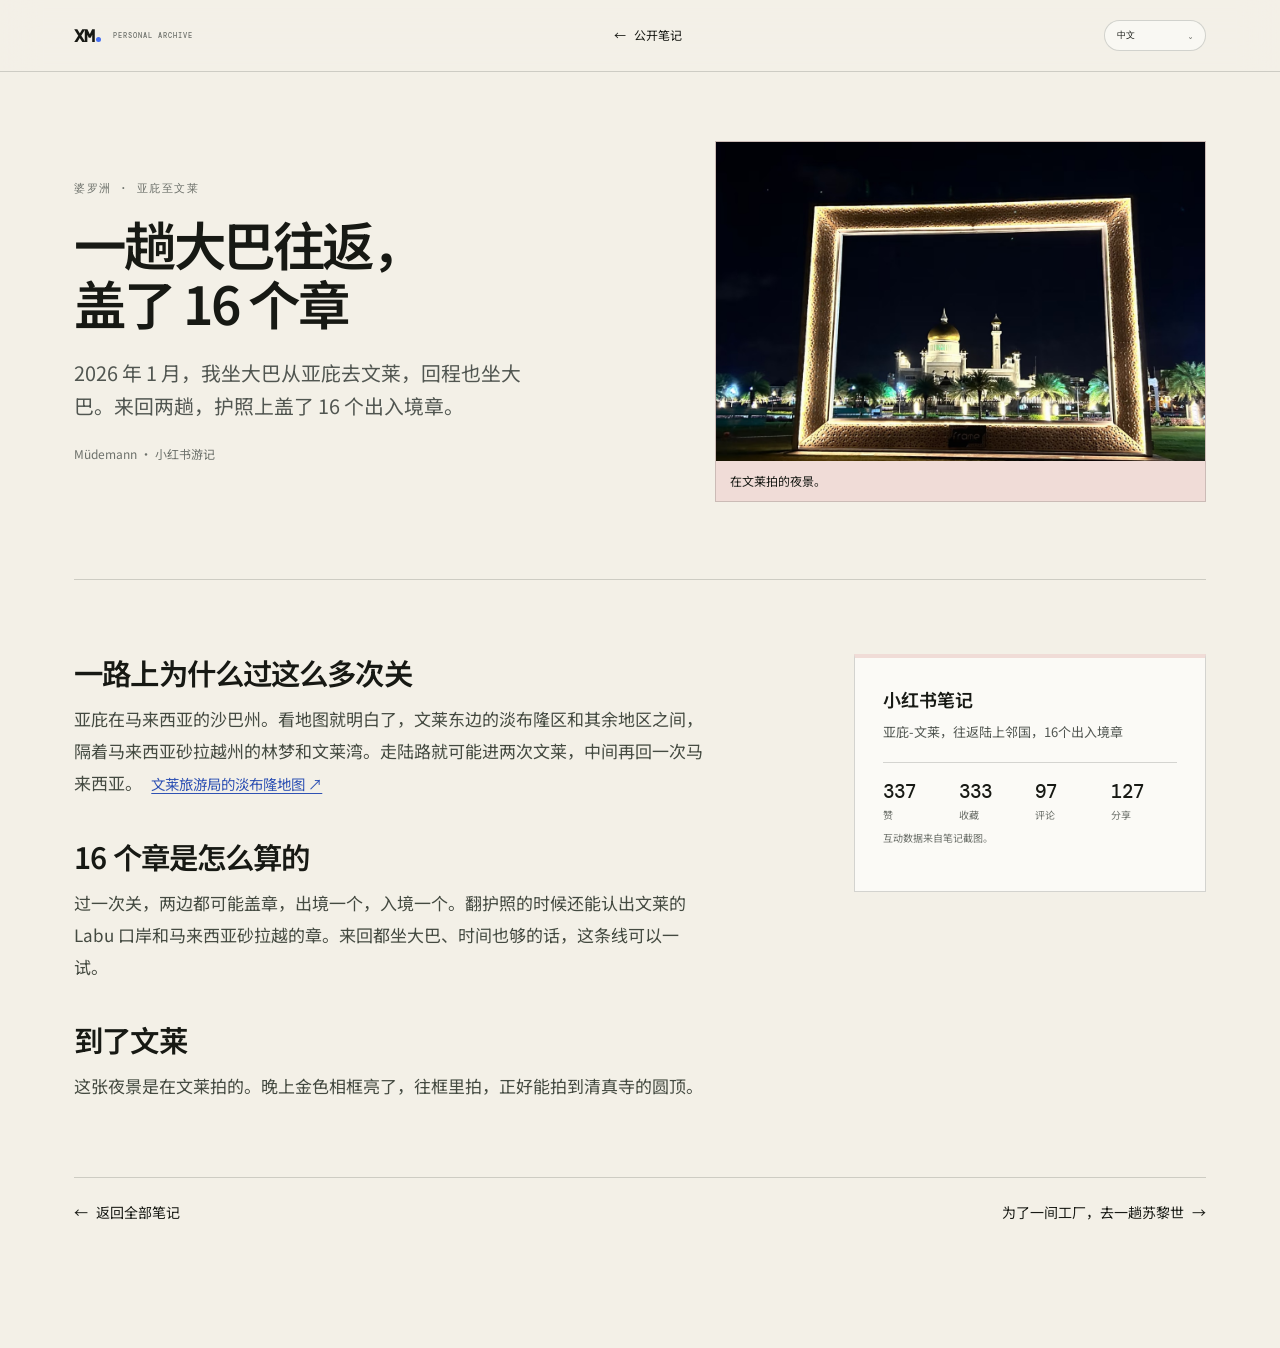
<file: notes/borneo.html>
<!doctype html>
<html lang="zh-CN">
  <head>
    <meta charset="UTF-8" />
    <meta name="viewport" content="width=device-width, initial-scale=1.0" />
    <meta name="description" content="2026 年 1 月，我坐大巴从亚庇去文莱，回程也坐大巴。来回两趟，护照上盖了 16 个出入境章。" />
    <title>一趟大巴往返，盖了 16 个章 · 曹轩鸣</title>
    <link rel="icon" href="../assets/favicon.svg" type="image/svg+xml" />
    <link rel="preconnect" href="https://fonts.googleapis.com" />
    <link rel="preconnect" href="https://fonts.gstatic.com" crossorigin />
    <link href="https://fonts.googleapis.com/css2?family=DM+Mono:wght@400;500&amp;family=Noto+Sans+SC:wght@400;500;600&amp;display=swap" rel="stylesheet" />
    <link rel="stylesheet" href="../styles.css?v=6177a80a2e" />
    <script async src="https://www.googletagmanager.com/gtag/js?id=G-6K86D0B568"></script>
    <script>
      window.dataLayer = window.dataLayer || [];
      function gtag() { dataLayer.push(arguments); }
      gtag('js', new Date());
      gtag('config', 'G-6K86D0B568');
    </script>
  </head>
  <body class="story-page" data-story="borneo" data-next-story="freitag">
    <header class="nav story-nav">
      <a class="logo" href="../index.html" aria-label="曹轩鸣 · Personal Archive"><span>XM</span><small>PERSONAL ARCHIVE</small></a>
      <a class="story-back" href="../index.html#social"><span aria-hidden="true">←</span><span data-i18n="backToNotes">公开笔记</span></a>
      <div class="language-picker">
        <button class="lang" type="button" aria-expanded="false" aria-controls="story-language-options"><span class="current-language">中文</span>⌄</button>
        <div class="language-menu" id="story-language-options">
          <button type="button" data-lang="zh" class="active">中文 <span>CN</span></button>
          <button type="button" data-lang="en">English <span>EN</span></button>
          <button type="button" data-lang="de">Deutsch <span>DE</span></button>
          <button type="button" data-lang="nl">Nederlands <span>NL</span></button>
        </div>
      </div>
    </header>
    <main class="story-main section">
      <article aria-labelledby="story-title">
        <header class="story-hero">
          <div>
            <p class="section-index" data-i18n="place">婆罗洲 · 亚庇至文莱</p>
            <h1 id="story-title" data-i18n="title">一趟大巴往返，盖了 16 个章</h1>
            <p class="story-intro" data-i18n="intro">2026 年 1 月，我坐大巴从亚庇去文莱，回程也坐大巴。来回两趟，护照上盖了 16 个出入境章。</p>
            <p class="story-byline">Müdemann <span aria-hidden="true">·</span> <span data-i18n="byline">小红书游记</span></p>
          </div>
          <figure class="story-hero-media">
            <div class="story-visual story-night">
              <img src="../assets/web/borneo-night.jpg" width="1170" height="765" decoding="async" alt="" />
            </div>
            <figcaption data-i18n="caption">在文莱拍的夜景。</figcaption>
          </figure>
        </header>
        <div class="story-layout">
          <div class="story-body">
            <section>
              <h2 data-i18n="section1">一路上为什么过这么多次关</h2>
              <p><span data-i18n="section1p1">亚庇在马来西亚的沙巴州。看地图就明白了，文莱东边的淡布隆区和其余地区之间，隔着马来西亚砂拉越州的林梦和文莱湾。走陆路就可能进两次文莱，中间再回一次马来西亚。</span> <a class="story-reference" href="https://www.bruneitourism.com/wp-content/uploads/2025/03/Brunei-Tourism-Temburong-Brochure-3.pdf" target="_blank" rel="noopener" data-i18n="section1p1Link">文莱旅游局的淡布隆地图 ↗</a></p>
            </section>
            <section>
              <h2 data-i18n="section2">16 个章是怎么算的</h2>
              <p data-i18n="section2p1">过一次关，两边都可能盖章，出境一个，入境一个。翻护照的时候还能认出文莱的 Labu 口岸和马来西亚砂拉越的章。来回都坐大巴、时间也够的话，这条线可以一试。</p>
            </section>
            <section>
              <h2 data-i18n="section3">到了文莱</h2>
              <p data-i18n="section3p1">这张夜景是在文莱拍的。晚上金色相框亮了，往框里拍，正好能拍到清真寺的圆顶。</p>
            </section>
          </div>
          <aside class="story-source" aria-labelledby="note-source-heading">
            <h2 id="note-source-heading" data-i18n="sourceTitle">小红书笔记</h2>
            <p class="story-original-title" lang="zh-CN">亚庇-文莱，往返陆上邻国，16个出入境章</p>
            <dl class="story-stats">
              <div><dt data-i18n="likes">赞</dt><dd>337</dd></div>
              <div><dt data-i18n="saves">收藏</dt><dd>333</dd></div>
              <div><dt data-i18n="comments">评论</dt><dd>97</dd></div>
              <div><dt data-i18n="shares">分享</dt><dd>127</dd></div>
            </dl>
            <p class="story-stats-source" data-i18n="statsSource">互动数据来自笔记截图。</p>
          </aside>
        </div>
      </article>
      <nav class="story-next" aria-label="故事导航">
        <a href="../index.html#social"><span aria-hidden="true">←</span><span data-i18n="allStories">返回全部笔记</span></a>
        <a href="./freitag.html" rel="next"><span data-i18n="nextStory">为了一间工厂，去一趟苏黎世</span><span aria-hidden="true">→</span></a>
      </nav>
    </main>
    <script src="../language.js?v=6177a80a2e"></script>
    <script src="./translations.js"></script>
  </body>
</html>
</file>
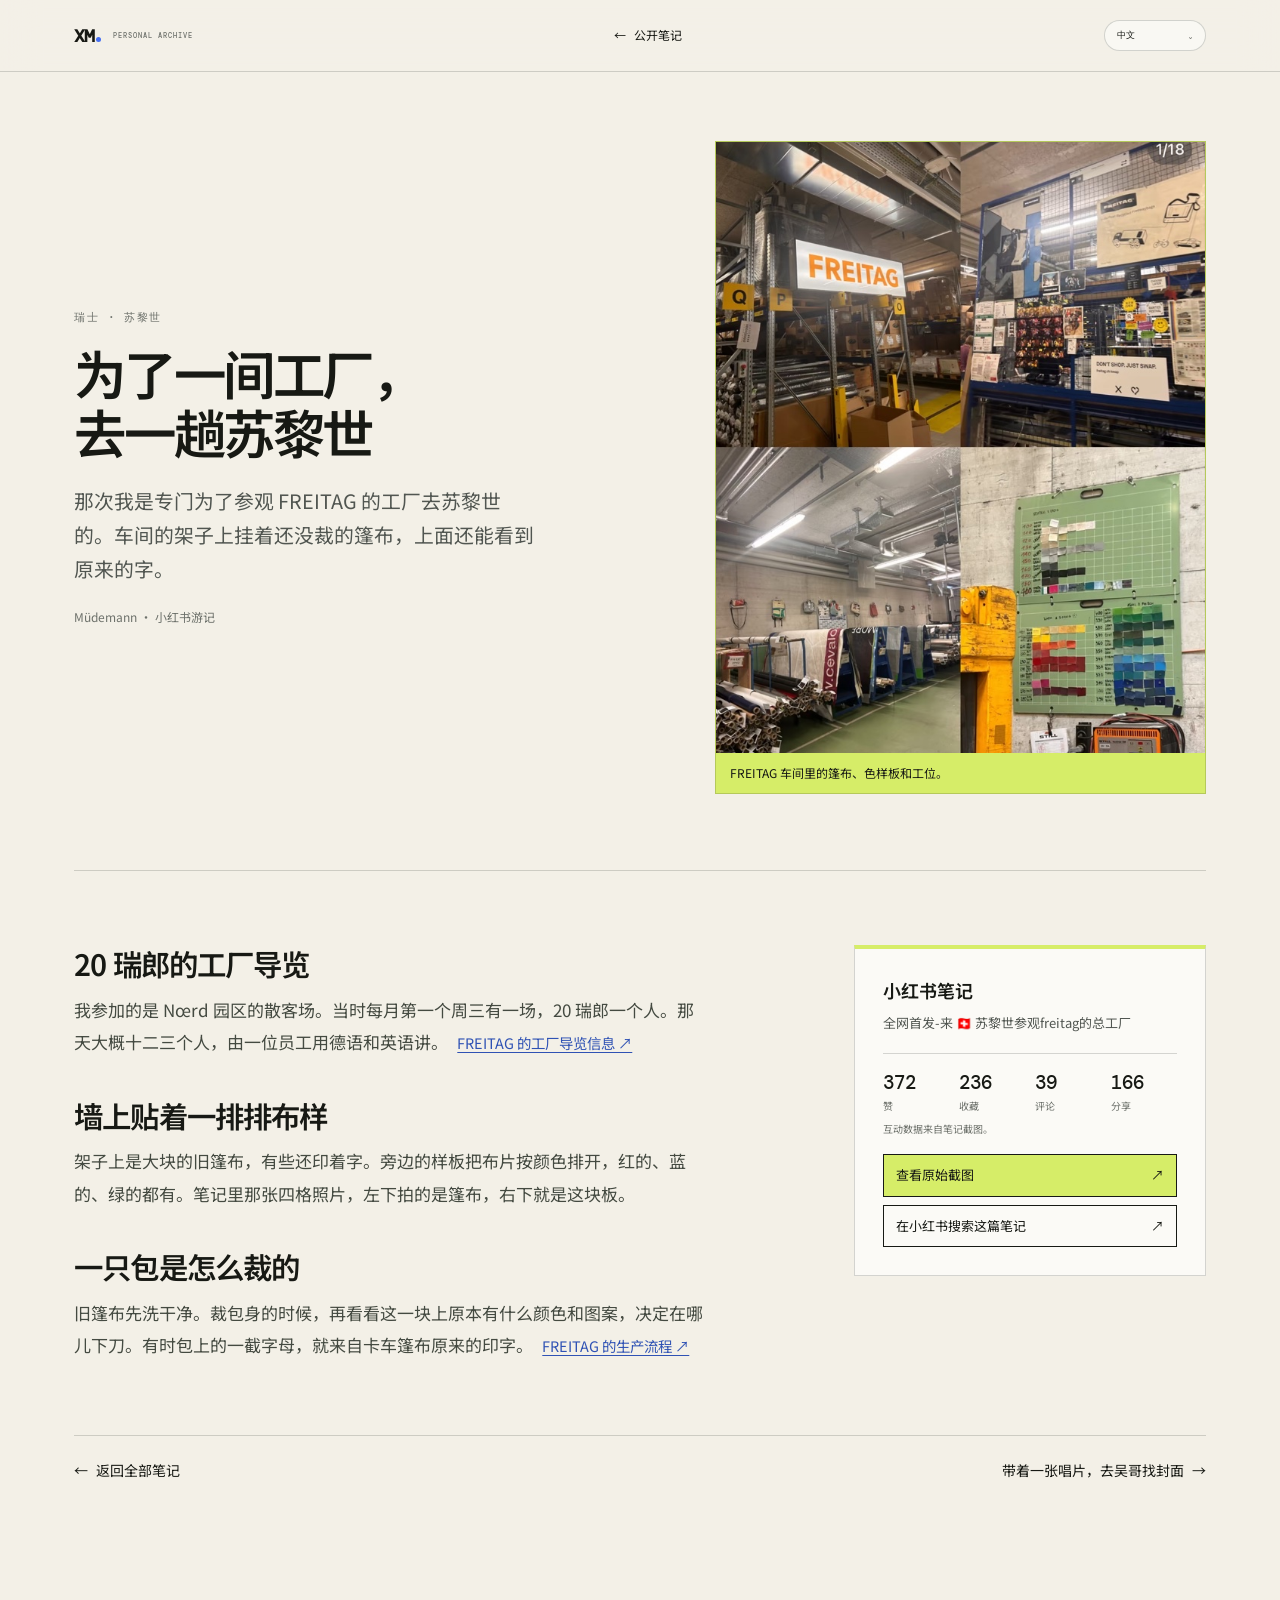
<file: notes/freitag.html>
<!doctype html>
<html lang="zh-CN">
  <head>
    <meta charset="UTF-8" />
    <meta name="viewport" content="width=device-width, initial-scale=1.0" />
    <meta name="description" content="那次我是专门为了参观 FREITAG 的工厂去苏黎世的。车间的架子上挂着还没裁的篷布，上面还能看到原来的字。" />
    <title>为了一间工厂，去一趟苏黎世 · 曹轩鸣</title>
    <link rel="icon" href="../assets/favicon.svg" type="image/svg+xml" />
    <link rel="preconnect" href="https://fonts.googleapis.com" />
    <link rel="preconnect" href="https://fonts.gstatic.com" crossorigin />
    <link href="https://fonts.googleapis.com/css2?family=DM+Mono:wght@400;500&amp;family=Noto+Sans+SC:wght@400;500;600&amp;display=swap" rel="stylesheet" />
    <link rel="stylesheet" href="../styles.css?v=6177a80a2e" />
    <script async src="https://www.googletagmanager.com/gtag/js?id=G-6K86D0B568"></script>
    <script>
      window.dataLayer = window.dataLayer || [];
      function gtag() { dataLayer.push(arguments); }
      gtag('js', new Date());
      gtag('config', 'G-6K86D0B568');
    </script>
  </head>
  <body class="story-page" data-story="freitag" data-next-story="angkor">
    <header class="nav story-nav">
      <a class="logo" href="../index.html" aria-label="曹轩鸣 · Personal Archive"><span>XM</span><small>PERSONAL ARCHIVE</small></a>
      <a class="story-back" href="../index.html#social"><span aria-hidden="true">←</span><span data-i18n="backToNotes">公开笔记</span></a>
      <div class="language-picker">
        <button class="lang" type="button" aria-expanded="false" aria-controls="story-language-options"><span class="current-language">中文</span>⌄</button>
        <div class="language-menu" id="story-language-options">
          <button type="button" data-lang="zh" class="active">中文 <span>CN</span></button>
          <button type="button" data-lang="en">English <span>EN</span></button>
          <button type="button" data-lang="de">Deutsch <span>DE</span></button>
          <button type="button" data-lang="nl">Nederlands <span>NL</span></button>
        </div>
      </div>
    </header>
    <main class="story-main section">
      <article aria-labelledby="story-title">
        <header class="story-hero">
          <div>
            <p class="section-index" data-i18n="place">瑞士 · 苏黎世</p>
            <h1 id="story-title" data-i18n="title">为了一间工厂，去一趟苏黎世</h1>
            <p class="story-intro" data-i18n="intro">那次我是专门为了参观 FREITAG 的工厂去苏黎世的。车间的架子上挂着还没裁的篷布，上面还能看到原来的字。</p>
            <p class="story-byline">Müdemann <span aria-hidden="true">·</span> <span data-i18n="byline">小红书游记</span></p>
          </div>
          <figure class="story-hero-media">
            <div class="story-visual story-visual--freitag">
              <img src="../assets/web/note-freitag.jpg" width="647" height="1400" decoding="async" alt="" />
            </div>
            <figcaption data-i18n="caption">FREITAG 车间里的篷布、色样板和工位。</figcaption>
          </figure>
        </header>
        <div class="story-layout">
          <div class="story-body">
            <section>
              <h2 data-i18n="section1">20 瑞郎的工厂导览</h2>
              <p><span data-i18n="section1p1">我参加的是 Nœrd 园区的散客场。当时每月第一个周三有一场，20 瑞郎一个人。那天大概十二三个人，由一位员工用德语和英语讲。</span> <a class="story-reference" href="https://freitag.ch/factory-tour" target="_blank" rel="noopener" data-i18n="section1p1Link">FREITAG 的工厂导览信息 ↗</a></p>
            </section>
            <section>
              <h2 data-i18n="section2">墙上贴着一排排布样</h2>
              <p data-i18n="section2p1">架子上是大块的旧篷布，有些还印着字。旁边的样板把布片按颜色排开，红的、蓝的、绿的都有。笔记里那张四格照片，左下拍的是篷布，右下就是这块板。</p>
            </section>
            <section>
              <h2 data-i18n="section3">一只包是怎么裁的</h2>
              <p><span data-i18n="section3p1">旧篷布先洗干净。裁包身的时候，再看看这一块上原本有什么颜色和图案，决定在哪儿下刀。有时包上的一截字母，就来自卡车篷布原来的印字。</span> <a class="story-reference" href="https://freitag.ch/en_MD/mission/about-freitag/production" target="_blank" rel="noopener" data-i18n="section3p1Link">FREITAG 的生产流程 ↗</a></p>
            </section>
          </div>
          <aside class="story-source" aria-labelledby="note-source-heading">
            <h2 id="note-source-heading" data-i18n="sourceTitle">小红书笔记</h2>
            <p class="story-original-title" lang="zh-CN">全网首发-来 🇨🇭 苏黎世参观freitag的总工厂</p>
            <dl class="story-stats">
              <div><dt data-i18n="likes">赞</dt><dd>372</dd></div>
              <div><dt data-i18n="saves">收藏</dt><dd>236</dd></div>
              <div><dt data-i18n="comments">评论</dt><dd>39</dd></div>
              <div><dt data-i18n="shares">分享</dt><dd>166</dd></div>
            </dl>
            <p class="story-stats-source" data-i18n="statsSource">互动数据来自笔记截图。</p>
            <a class="story-source-link" href="../assets/IMG_6433.PNG" target="_blank" rel="noopener"><span data-i18n="openScreenshot">查看原始截图</span><span aria-hidden="true">↗</span></a>
            <a class="story-source-link" href="https://www.xiaohongshu.com/search_result/?keyword=%E8%8B%8F%E9%BB%8E%E4%B8%96%E5%8F%82%E8%A7%82freitag%E7%9A%84%E6%80%BB%E5%B7%A5%E5%8E%82" target="_blank" rel="noopener"><span data-i18n="searchXhs">在小红书搜索这篇笔记</span><span aria-hidden="true">↗</span></a>
          </aside>
        </div>
      </article>
      <nav class="story-next" aria-label="故事导航">
        <a href="../index.html#social"><span aria-hidden="true">←</span><span data-i18n="allStories">返回全部笔记</span></a>
        <a href="./angkor.html" rel="next"><span data-i18n="nextStory">带着一张唱片，去吴哥找封面</span><span aria-hidden="true">→</span></a>
      </nav>
    </main>
    <script src="../language.js?v=6177a80a2e"></script>
    <script src="./translations.js"></script>
  </body>
</html>
</file>
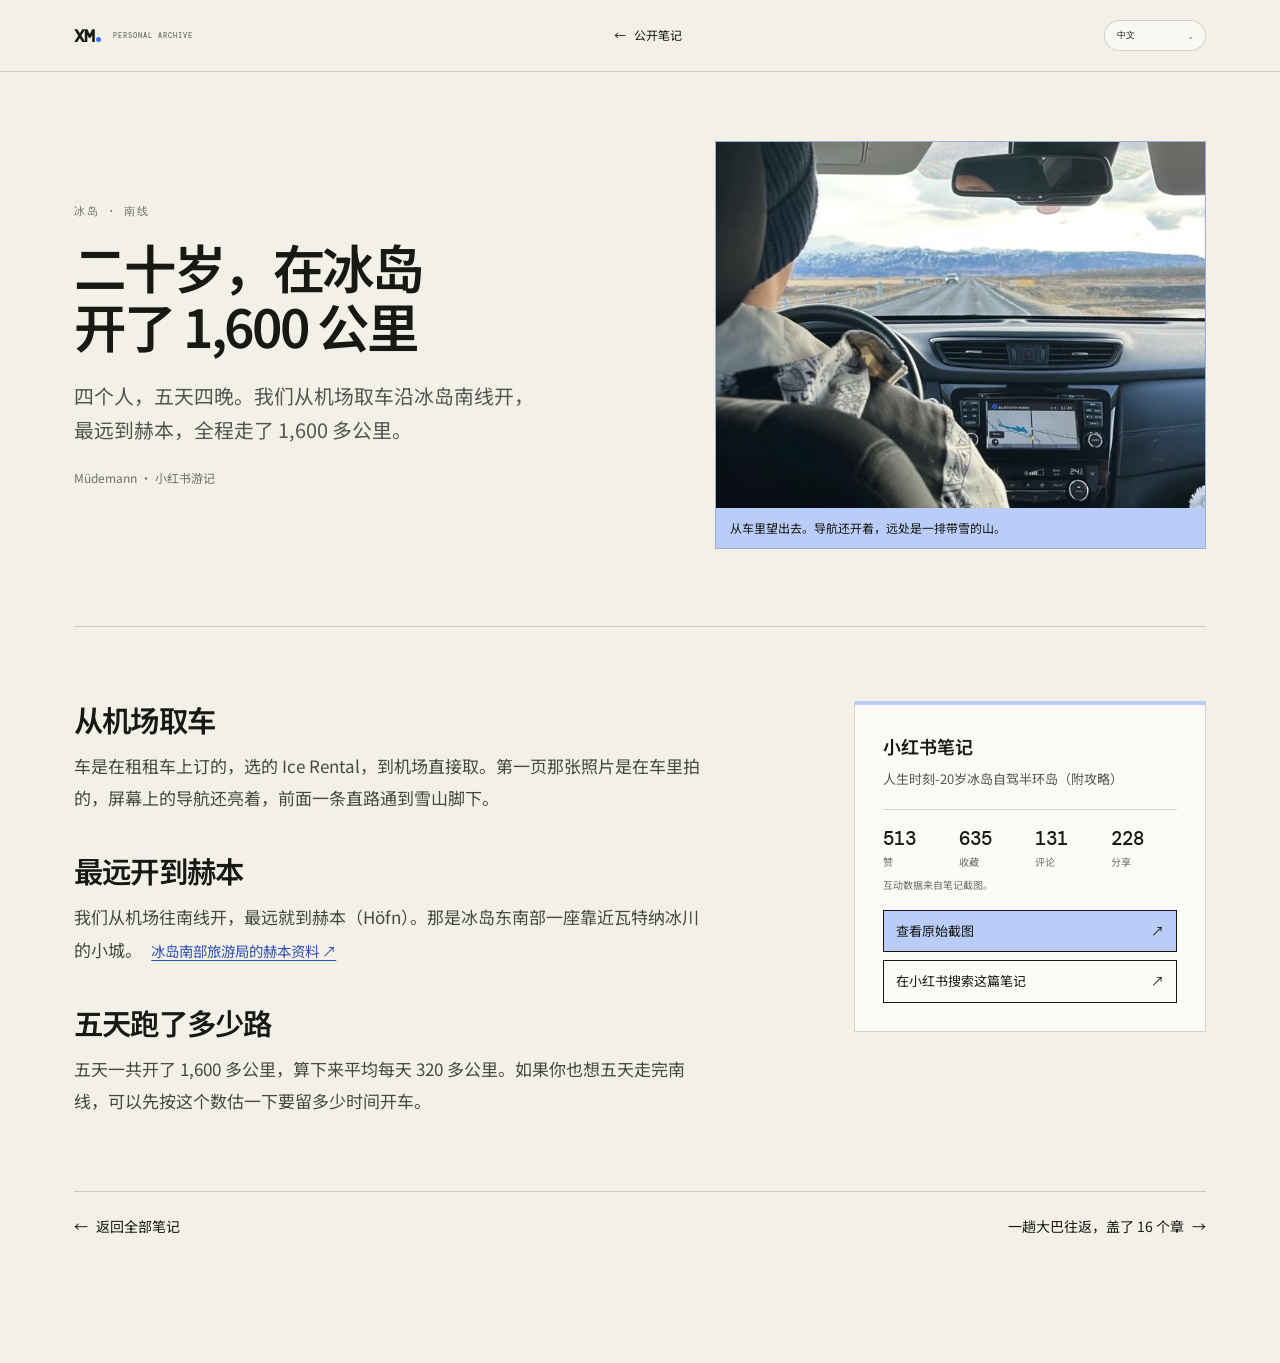
<file: notes/iceland.html>
<!doctype html>
<html lang="zh-CN">
  <head>
    <meta charset="UTF-8" />
    <meta name="viewport" content="width=device-width, initial-scale=1.0" />
    <meta name="description" content="四个人，五天四晚。我们从机场取车沿冰岛南线开，最远到赫本，全程走了 1,600 多公里。" />
    <title>二十岁，在冰岛开了 1,600 公里 · 曹轩鸣</title>
    <link rel="icon" href="../assets/favicon.svg" type="image/svg+xml" />
    <link rel="preconnect" href="https://fonts.googleapis.com" />
    <link rel="preconnect" href="https://fonts.gstatic.com" crossorigin />
    <link href="https://fonts.googleapis.com/css2?family=DM+Mono:wght@400;500&amp;family=Noto+Sans+SC:wght@400;500;600&amp;display=swap" rel="stylesheet" />
    <link rel="stylesheet" href="../styles.css?v=6177a80a2e" />
    <script async src="https://www.googletagmanager.com/gtag/js?id=G-6K86D0B568"></script>
    <script>
      window.dataLayer = window.dataLayer || [];
      function gtag() { dataLayer.push(arguments); }
      gtag('js', new Date());
      gtag('config', 'G-6K86D0B568');
    </script>
  </head>
  <body class="story-page" data-story="iceland" data-next-story="borneo">
    <header class="nav story-nav">
      <a class="logo" href="../index.html" aria-label="曹轩鸣 · Personal Archive"><span>XM</span><small>PERSONAL ARCHIVE</small></a>
      <a class="story-back" href="../index.html#social"><span aria-hidden="true">←</span><span data-i18n="backToNotes">公开笔记</span></a>
      <div class="language-picker">
        <button class="lang" type="button" aria-expanded="false" aria-controls="story-language-options"><span class="current-language">中文</span>⌄</button>
        <div class="language-menu" id="story-language-options">
          <button type="button" data-lang="zh" class="active">中文 <span>CN</span></button>
          <button type="button" data-lang="en">English <span>EN</span></button>
          <button type="button" data-lang="de">Deutsch <span>DE</span></button>
          <button type="button" data-lang="nl">Nederlands <span>NL</span></button>
        </div>
      </div>
    </header>
    <main class="story-main section">
      <article aria-labelledby="story-title">
        <header class="story-hero">
          <div>
            <p class="section-index" data-i18n="place">冰岛 · 南线</p>
            <h1 id="story-title" data-i18n="title">二十岁，在冰岛开了 1,600 公里</h1>
            <p class="story-intro" data-i18n="intro">四个人，五天四晚。我们从机场取车沿冰岛南线开，最远到赫本，全程走了 1,600 多公里。</p>
            <p class="story-byline">Müdemann <span aria-hidden="true">·</span> <span data-i18n="byline">小红书游记</span></p>
          </div>
          <figure class="story-hero-media">
            <div class="story-visual story-visual--iceland">
              <img src="../assets/web/note-iceland.jpg" width="647" height="1400" decoding="async" alt="" />
            </div>
            <figcaption data-i18n="caption">从车里望出去。导航还开着，远处是一排带雪的山。</figcaption>
          </figure>
        </header>
        <div class="story-layout">
          <div class="story-body">
            <section>
              <h2 data-i18n="section1">从机场取车</h2>
              <p data-i18n="section1p1">车是在租租车上订的，选的 Ice Rental，到机场直接取。第一页那张照片是在车里拍的，屏幕上的导航还亮着，前面一条直路通到雪山脚下。</p>
            </section>
            <section>
              <h2 data-i18n="section2">最远开到赫本</h2>
              <p><span data-i18n="section2p1">我们从机场往南线开，最远就到赫本（Höfn）。那是冰岛东南部一座靠近瓦特纳冰川的小城。</span> <a class="story-reference" href="https://www.south.is/en/destinations/towns/hofn" target="_blank" rel="noopener" data-i18n="section2p1Link">冰岛南部旅游局的赫本资料 ↗</a></p>
            </section>
            <section>
              <h2 data-i18n="section3">五天跑了多少路</h2>
              <p data-i18n="section3p1">五天一共开了 1,600 多公里，算下来平均每天 320 多公里。如果你也想五天走完南线，可以先按这个数估一下要留多少时间开车。</p>
            </section>
          </div>
          <aside class="story-source" aria-labelledby="note-source-heading">
            <h2 id="note-source-heading" data-i18n="sourceTitle">小红书笔记</h2>
            <p class="story-original-title" lang="zh-CN">人生时刻-20岁冰岛自驾半环岛（附攻略）</p>
            <dl class="story-stats">
              <div><dt data-i18n="likes">赞</dt><dd>513</dd></div>
              <div><dt data-i18n="saves">收藏</dt><dd>635</dd></div>
              <div><dt data-i18n="comments">评论</dt><dd>131</dd></div>
              <div><dt data-i18n="shares">分享</dt><dd>228</dd></div>
            </dl>
            <p class="story-stats-source" data-i18n="statsSource">互动数据来自笔记截图。</p>
            <a class="story-source-link" href="../assets/IMG_6432.PNG" target="_blank" rel="noopener"><span data-i18n="openScreenshot">查看原始截图</span><span aria-hidden="true">↗</span></a>
            <a class="story-source-link" href="https://www.xiaohongshu.com/search_result/?keyword=20%E5%B2%81%E5%86%B0%E5%B2%9B%E8%87%AA%E9%A9%BE%E5%8D%8A%E7%8E%AF%E5%B2%9B" target="_blank" rel="noopener"><span data-i18n="searchXhs">在小红书搜索这篇笔记</span><span aria-hidden="true">↗</span></a>
          </aside>
        </div>
      </article>
      <nav class="story-next" aria-label="故事导航">
        <a href="../index.html#social"><span aria-hidden="true">←</span><span data-i18n="allStories">返回全部笔记</span></a>
        <a href="./borneo.html" rel="next"><span data-i18n="nextStory">一趟大巴往返，盖了 16 个章</span><span aria-hidden="true">→</span></a>
      </nav>
    </main>
    <script src="../language.js?v=6177a80a2e"></script>
    <script src="./translations.js"></script>
  </body>
</html>
</file>
<file: styles.css>
@charset "UTF-8";

:root {
  --ink: #171914;
  --paper: #f3f0e7;
  --paper-deep: #e8e4d9;
  --white: #fbfaf6;
  --muted: #6d716b;
  --line: rgba(23, 25, 20, .17);
  --blue: #456ff2;
  --blue-soft: #b9cdf8;
  --red: #f0644d;
  --lime: #d6ed68;
  --lilac: #c8bdf1;
  --pad: clamp(24px, 5.8vw, 92px);
  --hero-heading-size: clamp(2.375rem, 4.8vw, 4.125rem);
  --story-heading-size: clamp(2.125rem, 4.1vw, 3.5rem);
  --section-heading-size: clamp(1.75rem, 3.25vw, 2.875rem);
  --feature-heading-size: clamp(1.625rem, 2.8vw, 2.5rem);
  --text-font: "Noto Sans SC", "PingFang SC", "Microsoft YaHei", system-ui, sans-serif;
  --label-font: "DM Mono", "SFMono-Regular", Consolas, "PingFang SC", "Microsoft YaHei", monospace;
}

* { box-sizing: border-box; }
html { scroll-behavior: smooth; }
body { margin: 0; background: var(--paper); color: var(--ink); font-family: var(--text-font); overflow-x: hidden; }
a { color: inherit; text-decoration: none; }
button { color: inherit; font: inherit; }
[id] { scroll-margin-top: 82px; }
.section { padding-left: var(--pad); padding-right: var(--pad); }
.section-index { margin: 0; color: var(--muted); font: 500 11px var(--label-font); letter-spacing: .13em; text-transform: uppercase; }

/* Navigation */
.nav { position: fixed; z-index: 30; inset: 0 0 auto; height: 72px; padding: 0 var(--pad); display: flex; align-items: center; border-bottom: 1px solid var(--line); background: rgba(243, 240, 231, .88); backdrop-filter: blur(18px); }
.logo { display: flex; align-items: center; gap: 12px; }
.logo > span { font: 600 18px var(--label-font); letter-spacing: -.08em; }
.logo > span:after { content: ""; display: inline-block; width: 5px; height: 5px; margin-left: 3px; border-radius: 50%; background: var(--blue); }
.logo small { color: var(--muted); font: 500 7px var(--label-font); letter-spacing: .14em; }
.nav nav { display: flex; gap: 29px; margin: auto; font-size: 12px; }
.nav nav a { position: relative; transition: color .2s; }
.nav nav a:after { content: ""; position: absolute; left: 0; bottom: -8px; width: 0; height: 1px; background: currentColor; transition: width .25s; }
.nav nav a:hover:after, .nav nav a.active:after { width: 100%; }
.nav nav a.active { color: var(--blue); }
.nav-toggle { display: none; }
.language-picker { position: relative; }
.lang { min-width: 102px; padding: 8px 12px; display: flex; justify-content: space-between; align-items: center; gap: 10px; border: 1px solid var(--line); border-radius: 100px; background: rgba(251, 250, 246, .8); font: 500 9px var(--label-font); cursor: pointer; }
.language-menu { display: none; position: absolute; right: 0; top: 44px; width: 168px; padding: 6px; background: var(--white); border: 1px solid var(--ink); box-shadow: 5px 5px 0 var(--ink); }
.language-picker.open .language-menu { display: block; }
.language-menu button { width: 100%; padding: 10px 9px; display: flex; justify-content: space-between; border: 0; background: transparent; font-size: 11px; text-align: left; cursor: pointer; }
.language-menu button:hover, .language-menu button.active { background: var(--lime); }
.language-menu span { color: var(--muted); font: 8px var(--label-font); }

/* Hero */
.hero { min-height: max(760px, 100svh); padding-top: 130px; padding-bottom: 72px; position: relative; display: flex; flex-direction: column; justify-content: center; overflow: hidden; background: linear-gradient(120deg, var(--paper) 0 58%, #e9edf5 58% 100%); }
.hero-kicker { position: relative; z-index: 4; color: var(--muted); font: 500 9px var(--label-font); letter-spacing: .11em; text-transform: uppercase; }
.status-dot { display: inline-block; width: 6px; height: 6px; margin: 0 10px 1px 0; border-radius: 50%; background: var(--blue); }
.hero-place { margin-left: 26px; }
.hero h1 { position: relative; z-index: 4; width: 67%; margin: 32px 0 42px; font-size: var(--hero-heading-size); font-weight: 600; line-height: 1.1; letter-spacing: -.055em; }
.hero h1 em, .contact h2 em { color: var(--red); font-family: "Playfair Display", serif; font-weight: 600; }
.scribble { position: relative; z-index: 1; white-space: nowrap; }
.scribble:after { content: ""; position: absolute; z-index: -1; left: 1%; right: -2%; bottom: 5%; height: 10px; border-radius: 50%; background: var(--lime); transform: rotate(-1deg); }
.hero-bottom { position: relative; z-index: 5; width: 57%; display: flex; justify-content: space-between; align-items: end; }
.hero-bottom p { margin: 0; color: #545952; font-size: 13px; line-height: 1.85; }
.round-link { width: 52px; height: 52px; display: grid; place-items: center; border: 1px solid var(--ink); border-radius: 50%; font-size: 18px; transition: .25s; }
.round-link:hover { color: white; background: var(--blue); border-color: var(--blue); transform: translateY(4px); }
.hero-photo { position: absolute; z-index: 2; right: 5.8vw; bottom: 8%; width: min(39vw, 600px); height: 59vh; min-height: 470px; margin: 0; overflow: hidden; background: var(--blue-soft); border: 1px solid rgba(23,25,20,.28); }
.hero-photo:after { content: ""; position: absolute; inset: 0; box-shadow: inset 0 0 0 1px rgba(255,255,255,.18); pointer-events: none; }
.hero-photo img { width: 100%; height: calc(100% - 52px); display: block; object-fit: cover; filter: saturate(.88) contrast(.96); transition: transform 1.2s cubic-bezier(.2,.7,.1,1); }
.hero-photo:hover img { transform: scale(1.025); }
.hero-photo figcaption { height: 52px; padding: 8px 12px; display: flex; flex-direction: column; justify-content: center; background: var(--blue-soft); }
.hero-photo figcaption span { color: #394154; font: 7px var(--label-font); }
.hero-photo figcaption b { margin-top: 3px; font-size: 10px; font-weight: 600; }
.hero-sticker { position: absolute; z-index: 6; display: flex; flex-direction: column; align-items: center; justify-content: center; text-align: center; font: 500 9px/1.5 var(--label-font); }
.sticker-one { top: 19%; right: 3.2vw; width: 78px; height: 78px; border: 1px solid var(--ink); border-radius: 50%; background: var(--paper); transform: rotate(8deg); }
.sticker-two { right: 39vw; bottom: 13%; width: 75px; height: 64px; background: var(--lime); transform: rotate(-4deg); }
.sticker-two { font-size: 20px; }
.sticker-two small { margin-top: 1px; font-size: 6px; letter-spacing: .08em; }
.orbit { display: none; }

/* Index */
.explore { padding-top: 105px; padding-bottom: 125px; background: var(--white); }
.explore-heading { margin-bottom: 48px; display: flex; align-items: end; justify-content: space-between; }
.explore-heading h2 { margin: 13px 0 0; font-size: var(--section-heading-size); font-weight: 600; line-height: 1.14; letter-spacing: -.045em; }
.explore-heading > p { max-width: 310px; margin: 0; color: var(--muted); font-size: 12px; line-height: 1.8; }
.portal-grid { display: grid; grid-template-columns: repeat(4, 1fr); border-top: 1px solid var(--ink); border-bottom: 1px solid var(--ink); }
.portal-card { min-height: 285px; padding: 22px; position: relative; display: flex; flex-direction: column; align-items: flex-start; overflow: hidden; border: 0; border-right: 1px solid var(--line); background: transparent; text-align: left; cursor: pointer; transition: background .3s; }
.portal-card:last-child { border-right: 0; }
.portal-card:before { content: ""; position: absolute; inset: 0 auto 0 0; width: 3px; background: var(--accent); transform: scaleY(0); transform-origin: bottom; transition: transform .3s; }
.portal-card:hover { background: rgba(23,25,20,.025); }
.portal-card:hover:before { transform: scaleY(1); }
.academic-card { --accent: #e2bc36; }
.internship-card { --accent: var(--red); }
.social-card { --accent: var(--blue); }
.life-card { --accent: #8b73d4; }
.portal-no { color: var(--muted); font: 8px var(--label-font); }
.portal-icon { margin: auto 0; color: var(--accent); font: 500 36px var(--label-font); transition: transform .3s; }
.portal-card:hover .portal-icon { transform: translateY(-5px); }
.portal-card strong { font-size: 18px; font-weight: 600; }
.portal-card small { margin: 6px 0 22px; color: var(--muted); font-size: 11px; line-height: 1.55; }
.portal-card i { color: var(--muted); font: 9px var(--label-font); font-style: normal; letter-spacing: .06em; }
.ticker { padding: 11px 0; overflow: hidden; background: var(--blue); color: white; white-space: nowrap; font: 8px var(--label-font); letter-spacing: .17em; }
.ticker div { width: max-content; animation: ticker 30s linear infinite; }
.ticker i { margin: 0 28px; color: var(--lime); font-style: normal; }
@keyframes ticker { to { transform: translateX(-50%); } }

/* Profile */
.intro { padding-top: 135px; padding-bottom: 150px; }
.intro-grid { margin-top: 58px; display: grid; grid-template-columns: 1.18fr .82fr; gap: 10vw; }
.intro h2 { margin: 0; font-size: var(--section-heading-size); font-weight: 600; line-height: 1.14; letter-spacing: -.045em; }
.intro h2 span { color: var(--blue); }
.intro-copy > p { margin: 5px 0 48px; color: #575d56; font-size: 14px; line-height: 2; }
.facts { padding-top: 22px; display: grid; grid-template-columns: repeat(3, 1fr); gap: 18px; border-top: 1px solid var(--line); }
.facts strong { display: block; font: 400 26px var(--label-font); }
.facts span { display: block; margin-top: 5px; color: var(--muted); font-size: 9px; }
.travel-fact i { display: block; margin-top: 7px; color: var(--blue); font: 6px var(--label-font); font-style: normal; transition: transform .2s; }
.travel-fact:hover i { transform: translateX(5px); }

/* Practice */
.work { padding-top: 110px; padding-bottom: 125px; background: #1b1f1c; color: #f6f4ed; }
.work .section-index, .section-head > p:last-child { color: #8e9791; }
.section-head { display: flex; justify-content: space-between; }
.section-head > p:last-child { margin: 0; font: 8px var(--label-font); letter-spacing: .09em; }
.work-intro { margin: 52px 0 80px; display: grid; grid-template-columns: 1fr .65fr; gap: 12vw; align-items: end; }
.work-intro h2 { margin: 0; font-size: var(--section-heading-size); font-weight: 500; line-height: 1.14; letter-spacing: -.045em; }
.work-intro p { margin: 0 0 6px; color: #aeb5b0; font-size: 13px; line-height: 1.85; }
.work-card { padding: 35px 0; display: grid; grid-template-columns: 48px 1fr minmax(155px, 210px); gap: 3.5vw; border-top: 1px solid rgba(255,255,255,.16); transition: padding .25s, background .25s; }
.work-card:last-child { border-bottom: 1px solid rgba(255,255,255,.16); }
.work-card:hover { padding-left: 12px; padding-right: 12px; background: rgba(255,255,255,.025); }
.work-no { color: #707a74; font: 8px var(--label-font); }
.work-meta { display: flex; justify-content: space-between; gap: 18px; color: #b4bcb6; font: 12px var(--label-font); letter-spacing: .02em; }
.work-meta span:first-child { color: #f6f4ed; font-weight: 500; }
.work-meta span { overflow-wrap: anywhere; }
.work-meta i { font-style: normal; }
.work h3 { margin: 15px 0; font-size: clamp(21px, 2.15vw, 30px); font-weight: 500; letter-spacing: -.035em; }
.work-main > p { max-width: 700px; margin: 0; color: #adb4af; font-size: 13px; line-height: 1.8; }
.tags { display: flex; flex-wrap: wrap; gap: 6px; margin-top: 18px; }
.tags span { padding: 4px 8px; border: 1px solid #4b534e; border-radius: 30px; color: #aeb6b0; font: 7px var(--label-font); }
.metric { padding-left: 27px; display: grid; align-content: center; border-left: 1px solid rgba(255,255,255,.13); }
.metric strong { margin-top: 8px; color: #cbd7ff; font: 400 clamp(15px, 1.45vw, 21px) var(--label-font); }
.metric span { color: #9aa49d; font-size: 10px; }

/* Academic */
.education { padding-top: 135px; padding-bottom: 150px; background: var(--paper); }
.academic-intro { margin-bottom: 68px; display: grid; grid-template-columns: 150px 1fr .58fr; gap: 4vw; align-items: end; }
.academic-intro h2 { margin: 0; font-size: var(--section-heading-size); font-weight: 600; line-height: 1.14; letter-spacing: -.045em; }
.academic-intro h2 span { color: var(--blue); }
.academic-intro > p:last-child { margin: 0; color: var(--muted); font-size: 11px; line-height: 1.9; }
.edu-list article { padding: 27px 0; display: grid; grid-template-columns: 150px 1fr 1fr auto; align-items: center; border-top: 1px solid var(--line); }
.edu-list article:last-child { border-bottom: 1px solid var(--line); }
.edu-list time, .edu-list article > span { color: var(--muted); font: 8px var(--label-font); }
.edu-list h3 { margin: 0; font-size: 18px; font-weight: 600; }
.edu-list p { margin: 0; color: var(--muted); font-size: 10px; }
.course-rail { margin-top: 62px; }
.course-rail-head { margin-bottom: 18px; display: flex; align-items: end; justify-content: space-between; gap: 24px; }
.course-rail-head h3 { margin: 9px 0 0; font-size: 25px; font-weight: 500; letter-spacing: -.035em; }
.course-rail-head > span { color: var(--muted); font: 9px var(--label-font); }
.course-track { padding: 2px 2px 17px; display: grid; grid-auto-columns: minmax(285px, 1fr); grid-auto-flow: column; gap: 10px; overflow-x: auto; overscroll-behavior-inline: contain; scroll-snap-type: x mandatory; scrollbar-color: var(--blue) rgba(23,25,20,.1); scrollbar-width: thin; }
.course-track::-webkit-scrollbar { height: 6px; }
.course-track::-webkit-scrollbar-track { background: rgba(23,25,20,.08); }
.course-track::-webkit-scrollbar-thumb { background: var(--blue); }
.course-card { min-height: 255px; padding: 22px; position: relative; display: flex; flex-direction: column; scroll-snap-align: start; border: 1px solid var(--line); background: var(--white); }
.course-card:nth-child(2) { background: #d9e2f8; }
.course-card:nth-child(3) { background: #f2d5cf; }
.course-card > span { color: var(--muted); font: 9px var(--label-font); letter-spacing: .06em; }
.course-card h4 { max-width: 320px; margin: auto 0 12px; font-size: 20px; font-weight: 600; line-height: 1.28; letter-spacing: -.025em; }
.course-card p { max-width: 390px; margin: 0; color: #4e554f; font-size: 11px; line-height: 1.75; }
.course-card b { margin-top: 17px; color: var(--muted); font: 9px var(--label-font); letter-spacing: .07em; }
.thesis-feature { margin-top: 78px; padding: clamp(26px, 4.2vw, 58px); color: white; background: var(--blue); }
.thesis-title { position: relative; }
.thesis-title > span { color: #cbd7ff; font: 7px var(--label-font); letter-spacing: .08em; }
.thesis-title h3 { max-width: 80%; margin: 20px 0 2px; font-size: var(--feature-heading-size); font-weight: 500; line-height: 1.18; letter-spacing: -.035em; }
.thesis-title > p { margin: 0; color: #d8e0fb; font: 10px var(--label-font); }
.thesis-score { position: absolute; right: 0; top: 0; width: auto; height: auto; padding: 9px 11px; display: flex; flex-direction: column; align-items: flex-start; justify-content: center; border: 1px solid rgba(255,255,255,.42); }
.thesis-score b { font: 500 8px var(--label-font); letter-spacing: .05em; }
.thesis-score small { margin-top: 4px; color: #cbd7ff; font-size: 7px; }
.field-model { margin: 50px 0 42px; display: grid; grid-template-columns: 1.15fr .8fr 2.2fr .8fr 1.15fr; border: 1px solid rgba(255,255,255,.45); }
.field-model div { min-height: 95px; padding: 13px 9px; display: flex; flex-direction: column; justify-content: space-between; border-right: 1px solid rgba(255,255,255,.35); }
.field-model div:last-child { border: 0; }
.field-model div:nth-child(2), .field-model div:nth-child(4) { color: var(--ink); background: var(--lime); }
.field-model span { font: 6px var(--label-font); }
.field-model b { font-size: 10px; }
.thesis-details { display: grid; grid-template-columns: repeat(3, 1fr); gap: 35px; }
.thesis-details section > span { color: var(--lime); font: 7px var(--label-font); }
.thesis-details h4 { margin: 14px 0 9px; font-size: 16px; font-weight: 600; line-height: 1.45; }
.thesis-details p { margin: 0; color: #d2daf6; font-size: 11px; line-height: 1.8; }
/* Social writing */
.social-life { padding-top: 125px; padding-bottom: 130px; display: grid; grid-template-columns: minmax(270px, .76fr) minmax(0, 1.24fr); column-gap: clamp(42px, 6vw, 100px); row-gap: clamp(52px, 6vw, 96px); align-items: center; background: #eeeade; }
.social-copy h2 { margin: 32px 0 20px; font-size: var(--section-heading-size); font-weight: 600; line-height: 1.14; letter-spacing: -.045em; text-wrap: balance; }
.social-copy h2 span { color: var(--blue); font-family: "Playfair Display", serif; font-style: italic; }
.social-copy h2:lang(zh-CN) span { white-space: nowrap; }
.social-copy > p { max-width: 570px; margin: 0; color: #5d635d; font-size: 12px; line-height: 1.9; }
.social-id { margin-top: 28px; padding: 12px 0; display: flex; align-items: center; gap: 14px; border-top: 1px solid var(--line); border-bottom: 1px solid var(--line); font: 8px var(--label-font); }
.social-id b { font-weight: 500; }
.copy-id { margin-left: auto; padding: 6px 9px; border: 1px solid var(--ink); background: transparent; font-size: 8px; cursor: pointer; }
.copy-id:hover { color: white; background: var(--ink); }
.social-account { user-select: text; }
.social-copy .copy-status { margin-top: 8px; font-size: 13px; }
.social-metrics { margin-top: 42px; display: flex; gap: 3.5vw; }
.social-metrics strong { display: block; font: 400 clamp(1.25rem, 2.3vw, 2rem) var(--label-font); }
.social-metrics small { color: var(--muted); font-size: 8px; }
.story-shelf { min-width: 0; }
.story-shelf h3 { margin: 0 0 16px; padding-bottom: 12px; border-bottom: 1px solid var(--line); font-size: 15px; font-weight: 600; }
.story-grid { display: grid; grid-template-columns: repeat(2, minmax(0, 1fr)); gap: 14px; }
.story-card { display: flex; flex-direction: column; border: 1px solid var(--line); background: var(--white); transition: transform .25s, border-color .25s, box-shadow .25s; }
.story-card:hover { transform: translateY(-3px); border-color: var(--ink); box-shadow: 4px 4px 0 rgba(23,25,20,.12); }
.story-card:focus-visible, .story-page a:focus-visible { outline: 2px solid var(--blue); outline-offset: 3px; }
.story-visual { position: relative; overflow: hidden; aspect-ratio: 16 / 9; background: var(--paper-deep); }
.story-visual img { position: absolute; top: 50%; left: 0; display: block; width: 100%; height: auto; transform: translateY(var(--story-image-y)); }
.story-visual--angkor { --story-image-y: -54.8%; }
.story-visual--iceland { --story-image-y: -56%; }
.story-night img { inset: 0; height: 100%; object-fit: cover; transform: none; }
.story-visual--freitag { --story-image-y: -28%; }
.story-card .story-visual--freitag img { left: -7%; width: 114%; }
.story-card-copy { position: relative; flex: 1; padding: 16px 32px 20px 16px; border-top: 1px solid var(--line); }
.story-card-copy p { margin: 8px 0 0; color: #5d635d; font-size: 12px; line-height: 1.6; }
.story-card-copy .story-place { margin: 0; color: var(--muted); font: 500 10px/1.4 var(--label-font); letter-spacing: .04em; }
.story-card-copy h4 { margin: 7px 0 0; font-size: clamp(16px, 1.55vw, 23px); font-weight: 600; line-height: 1.25; letter-spacing: -.03em; }
.story-card-arrow { position: absolute; right: 13px; bottom: 15px; color: var(--blue); font: 18px var(--label-font); }
.note-gallery { grid-column: 1 / -1; min-width: 0; }
.gallery-label { padding: 0 2px 8px; display: flex; align-items: center; justify-content: space-between; gap: 20px; border-bottom: 1px solid var(--ink); color: var(--muted); font: 10px var(--label-font); letter-spacing: .04em; }
.gallery-utility, .note-scroll-controls { display: flex; align-items: center; }
.gallery-utility { gap: 13px; }
.note-scroll-controls button { width: 30px; height: 25px; padding: 0; border: 1px solid var(--line); background: transparent; font: 10px var(--label-font); cursor: pointer; transition: .2s; }
.note-scroll-controls button + button { border-left: 0; }
.note-scroll-controls button:hover { color: white; background: var(--blue); }
.note-scroll-controls button:disabled { opacity: .25; cursor: default; background: transparent; color: inherit; }
.note-stack { padding: 15px 2px 18px; display: flex; gap: 14px; overflow-x: auto; overscroll-behavior-inline: contain; scroll-snap-type: x mandatory; scrollbar-color: var(--blue) rgba(23,25,20,.1); scrollbar-width: thin; }
.note-stack::-webkit-scrollbar { height: 6px; }
.note-stack::-webkit-scrollbar-track { background: rgba(23,25,20,.08); }
.note-stack::-webkit-scrollbar-thumb { background: var(--blue); }
.note-card { flex: 0 0 clamp(238px, 22vw, 292px); scroll-snap-align: start; border: 1px solid var(--line); background: var(--white); transition: transform .28s, border-color .28s, box-shadow .28s; }
.note-card:nth-child(2) { background: #e0e8f8; }
.note-card:nth-child(3) { background: #f0dcd7; }
.note-card:nth-child(4) { background: #e7e2f3; }
.note-card:nth-child(5) { background: var(--lime); }
.note-card:hover { border-color: var(--ink); transform: translateY(-4px); box-shadow: 5px 5px 0 rgba(23,25,20,.1); }
.media-trigger { position: relative; display: block; padding: 0; overflow: hidden; border: 0; background: #d7d7d2; cursor: zoom-in; }
.media-trigger:focus-visible { outline: 3px solid var(--lime); outline-offset: -3px; }
.note-shot { width: 100%; aspect-ratio: 647 / 1400; border-bottom: 1px solid var(--line); }
.note-shot img, .photo-frame img { width: 100%; height: 100%; display: block; object-fit: cover; transition: transform .7s cubic-bezier(.2,.7,.1,1), filter .4s; }
.note-shot:hover img, .photo-frame:hover img { transform: scale(1.025); }
.note-shot-night {
  display: flex;
  flex-direction: column;
  justify-content: center;
  gap: 20px;
  background: var(--white);
  text-align: start;
}
.note-shot-night img { height: auto; }
.night-note-heading, .night-note-excerpt { display: block; padding-inline: 18px; }
.night-note-heading strong { display: block; margin-top: 6px; font-size: 19px; font-weight: 600; }
.night-note-date { color: var(--muted); font-size: 12px; }
.night-note-excerpt { color: #454842; font-size: 14px; line-height: 1.65; }
.media-expand { position: absolute; z-index: 2; right: 10px; top: 10px; padding: 6px 8px; color: var(--ink); background: rgba(243,240,231,.9); border: 1px solid rgba(23,25,20,.55); font: 6px var(--label-font); letter-spacing: .08em; transition: color .2s, background .2s; }
.media-trigger:hover .media-expand { color: white; background: var(--blue); }
.note-meta { min-height: 112px; padding: 15px 16px 16px; display: flex; flex-direction: column; }
.note-meta > span, .note-meta p { margin: 0; color: var(--muted); font: 7px var(--label-font); }
.note-meta h3 { margin: 11px 0 auto; font-size: 14px; font-weight: 600; line-height: 1.42; }
.note-meta p { padding-top: 11px; }

/* Note detail pages */
.story-page { --story-accent: var(--blue-soft); }
.story-page[data-story="angkor"] { --story-accent: var(--lilac); }
.story-page[data-story="borneo"] { --story-accent: #f0dcd7; }
.story-page[data-story="freitag"] { --story-accent: var(--lime); }
.story-nav { justify-content: space-between; gap: 16px; }
.story-back { display: flex; align-items: center; gap: 8px; font-size: 12px; line-height: 1.4; }
.story-back:hover, .story-next a:hover { color: var(--blue); }
.story-main { max-width: 1440px; margin-inline: auto; padding-top: clamp(100px, 11vw, 158px); padding-bottom: clamp(56px, 8vw, 112px); }
.story-hero { display: grid; grid-template-columns: minmax(0, 1.15fr) minmax(0, 1fr); align-items: center; gap: clamp(32px, 6vw, 94px); padding-bottom: clamp(36px, 6vw, 80px); border-bottom: 1px solid var(--line); }
.story-hero h1 { margin: 18px 0 24px; font-size: var(--story-heading-size); font-weight: 600; line-height: 1.12; letter-spacing: -.045em; text-wrap: balance; overflow-wrap: anywhere; }
.story-intro { max-width: 42ch; margin: 0; color: #515651; font-size: clamp(16px, 1.55vw, 21px); line-height: 1.7; }
.story-byline { margin: 22px 0 0; color: var(--muted); font-size: 12px; }
.story-hero-media { min-width: 0; margin: 0; border: 1px solid var(--line); background: var(--story-accent); }
.story-hero-media .story-visual { aspect-ratio: 4 / 3; }
.story-hero-media .story-visual--angkor { --story-image-y: -46%; aspect-ratio: 1 / 1; }
.story-hero-media .story-night { aspect-ratio: 1170 / 765; }
.story-hero-media .story-visual--freitag { --story-image-y: -43%; aspect-ratio: 4 / 5; }
.story-hero-media figcaption { padding: 11px 14px; font-size: 12px; line-height: 1.5; }
.story-layout { display: grid; grid-template-columns: minmax(0, 2fr) minmax(240px, 1fr); align-items: start; gap: clamp(32px, 6vw, 94px); padding: clamp(36px, 6vw, 74px) 0; }
.story-body { max-width: 70ch; }
.story-body section + section { margin-top: 38px; }
.story-body h2 { margin: 0 0 12px; font-size: clamp(21px, 2.3vw, 32px); font-weight: 600; letter-spacing: -.03em; line-height: 1.25; }
.story-body p { margin: 0 0 13px; color: #444a41; font-size: clamp(15px, 1.4vw, 17px); line-height: 1.9; }
.story-body section p:last-child { margin-bottom: 0; }
.story-reference { display: inline-block; margin-inline-start: .35em; color: #2f52b4; font-size: .85em; text-decoration: underline; text-underline-offset: 3px; }
.story-source { padding: clamp(16px, 2.5vw, 28px); border: 1px solid var(--line); border-top: 4px solid var(--story-accent); background: var(--white); }
.story-source h2 { margin: 0 0 10px; font-size: 18px; font-weight: 600; }
.story-original-title { margin: 0; color: #515651; font-size: 13px; line-height: 1.55; }
.story-stats { display: grid; grid-template-columns: repeat(4, minmax(0, 1fr)); gap: 10px; margin: 20px 0 8px; padding-top: 16px; border-top: 1px solid var(--line); }
.story-stats div { display: flex; flex-direction: column-reverse; gap: 4px; }
.story-stats dd { margin: 0; font: 500 19px var(--label-font); }
.story-stats dt, .story-stats-source { color: var(--muted); font-size: 10px; line-height: 1.45; }
.story-stats dt { overflow-wrap: anywhere; }
.story-stats-source { margin: 0 0 18px; }
.story-source-link { display: flex; justify-content: space-between; align-items: center; gap: 10px; padding: 11px 12px; border: 1px solid var(--ink); background: var(--story-accent); font-size: 13px; line-height: 1.4; }
.story-source-link:hover { color: var(--white); background: var(--ink); }
.story-source-link + .story-source-link { margin-top: 8px; background: transparent; }
.story-source-link + .story-source-link:hover { color: var(--ink); background: var(--paper-deep); }
.story-next { display: flex; flex-wrap: wrap; justify-content: space-between; align-items: center; gap: 20px; padding: 24px 0; border-top: 1px solid var(--line); font-size: 14px; }
.story-next a { display: inline-flex; align-items: center; gap: 8px; }

@media (max-width: 780px) {
  .story-hero, .story-layout { grid-template-columns: 1fr; }
  .story-hero-media { max-width: 550px; }
  .story-hero-media .story-visual--freitag { aspect-ratio: 1 / 1; }
}

/* Life & travel map */
.life { padding-top: 130px; padding-bottom: 140px; color: white; background: #171b18; }
.life .section-index { color: #7f8983; }
.life-head { margin-bottom: 66px; display: grid; grid-template-columns: 150px 1fr .58fr; gap: 4vw; align-items: end; }
.life-head h2 { margin: 0; font-size: var(--section-heading-size); font-weight: 500; line-height: 1.14; letter-spacing: -.045em; }
.life-head em { color: var(--lime); font-family: "Playfair Display", serif; }
.life-head > p:last-child { margin: 0; color: #9fa7a1; font-size: 10px; line-height: 1.9; }
.life-collage { display: grid; grid-template-columns: repeat(3, 1fr); gap: 10px; }
.life-tile { min-width: 0; padding: 23px; position: relative; overflow: hidden; }
.photo-journal { min-width: 0; margin: 0 0 60px; grid-column: 1 / -1; }
.photo-journal-head { margin-bottom: 18px; padding-bottom: 17px; display: flex; align-items: end; justify-content: space-between; gap: 30px; border-bottom: 1px solid #454d48; }
.photo-journal-head span { color: #838d87; font: 7px var(--label-font); letter-spacing: .1em; }
.photo-journal-head h3 { margin: 8px 0 0; font-size: clamp(20px, 2.3vw, 32px); font-weight: 500; letter-spacing: -.035em; }
.photo-journal-head p { max-width: 320px; margin: 0; color: #939d97; font-size: 9px; line-height: 1.7; }
.photo-atlas { display: grid; grid-template-columns: repeat(12, minmax(0, 1fr)); grid-template-rows: clamp(270px, 24vw, 350px) clamp(190px, 17vw, 250px); gap: 10px; }
.photo-frame { min-width: 0; min-height: 0; margin: 0; position: relative; overflow: hidden; background: #262c28; }
.photo-frame .media-trigger { width: 100%; height: 100%; }
.photo-frame img { filter: saturate(.82) contrast(.94); }
.photo-frame:hover img { filter: saturate(.98) contrast(.98); }
.photo-seagulls { grid-column: 1 / 7; grid-row: 1; }
.photo-esn { grid-column: 1 / 7; grid-row: 2; }
.photo-barcelona { grid-column: 7 / 10; grid-row: 1 / 3; }
.photo-allianz { grid-column: 10 / 13; grid-row: 1 / 3; }
.photo-seagulls img { object-position: 56% 42%; }
.photo-esn img { object-position: 50% 55%; }
.photo-barcelona img { object-position: 48% 50%; }
.photo-allianz img { object-position: 47% 52%; }
.photo-frame:after { content: ""; position: absolute; z-index: 1; inset: 42% 0 0; pointer-events: none; background: linear-gradient(transparent, rgba(9,12,10,.78)); }
.frame-no { position: absolute; z-index: 2; left: 11px; top: 11px; padding: 6px 8px; color: white; background: rgba(14,18,15,.63); font: 6px var(--label-font); letter-spacing: .08em; }
.photo-frame figcaption { position: absolute; z-index: 2; right: 15px; bottom: 14px; left: 15px; display: flex; flex-direction: column; pointer-events: none; }
.photo-frame figcaption span { color: #c0c7c2; font: 6px var(--label-font); letter-spacing: .08em; }
.photo-frame figcaption b { margin-top: 5px; color: white; font-size: 11px; font-weight: 500; line-height: 1.45; }
.tile-map { grid-column: 1 / -1; min-height: 620px; padding: clamp(19px, 3vw, 36px); overflow: visible; background: #262c28; }
.travel-map-head { position: relative; z-index: 3; display: flex; justify-content: space-between; align-items: center; gap: 25px; }
.map-count { display: flex; align-items: center; gap: 16px; }
.map-count > strong { color: var(--lime); font: 400 clamp(2.375rem, 4.6vw, 3.75rem) var(--label-font); }
.map-count > span { display: flex; flex-direction: column; }
.map-count b { font-size: 13px; }
.map-count small { margin-top: 4px; color: #89928c; font: 6px var(--label-font); }
.year-filters { display: flex; flex-wrap: wrap; gap: 6px; }
.year-filters button { padding: 7px 11px; border: 1px solid #5b645e; border-radius: 100px; background: transparent; color: #b8c0bb; font: 8px var(--label-font); cursor: pointer; transition: .2s; }
.year-filters button i { margin-left: 2px; opacity: .5; font-style: normal; }
.year-filters button:hover, .year-filters button.active { color: var(--ink); border-color: var(--lime); background: var(--lime); }
.map-stage { width: 100%; margin: 4px 0 -5px; position: relative; }
.world-map { width: 100%; height: auto; display: block; overflow: visible; }
.travel-dot { cursor: pointer; transition: opacity .25s; }
.travel-dot:focus { outline: none; }
.travel-dot.dimmed { opacity: .07; pointer-events: none; }
.travel-dot .core, .travel-dot .pulse { pointer-events: none; transform-box: fill-box; transform-origin: center; }
.travel-dot .core { transition: transform .25s; }
.travel-dot.active .core { transform: scale(1.9); }
.travel-dot .pulse { opacity: 0; fill: currentColor; transform: scale(.8); transition: opacity .2s, transform .2s; }
.travel-dot.active .pulse { opacity: .22; transform: scale(2.1); }
.travel-dot[data-year="2023"] { color: var(--red); }
.travel-dot[data-year="2023"] .core, .dot-2023 { fill: var(--red); background: var(--red); }
.travel-dot[data-year="2024"] { color: var(--lime); }
.travel-dot[data-year="2024"] .core, .dot-2024 { fill: var(--lime); background: var(--lime); }
.travel-dot[data-year="2025"] { color: #76a1ff; }
.travel-dot[data-year="2025"] .core, .dot-2025 { fill: #76a1ff; background: #76a1ff; }
.travel-dot[data-year="2026"] { color: var(--lilac); }
.travel-dot[data-year="2026"] .core, .dot-2026 { fill: var(--lilac); background: var(--lilac); }
.travel-dot.home { color: white; }
.travel-dot.home .core { fill: #262c28; stroke: white; stroke-width: 3; }
.travel-dot.home .pulse { opacity: .13; fill: white; transform: scale(1.45); }
.map-tooltip { position: absolute; z-index: 5; left: 0; top: 0; max-width: calc(100% - 8px); width: max-content; opacity: 0; padding: 7px 9px; transform: translate(-50%, calc(-100% - 8px)); pointer-events: none; overflow-wrap: anywhere; color: var(--ink); background: var(--lime); border: 1px solid var(--ink); box-shadow: 3px 3px 0 var(--ink); font-size: 12px; transition: opacity .15s; }
.map-tooltip.visible { opacity: 1; }
.map-tooltip.below { transform: translate(-50%, 8px); }
.map-tooltip b { display: block; font-weight: 600; }
.map-tooltip span { font: 10px var(--label-font); }
.map-footer { position: relative; z-index: 3; padding-top: 15px; display: flex; justify-content: space-between; align-items: center; gap: 20px; border-top: 1px solid #454d48; }
.map-legend { display: flex; flex-wrap: wrap; gap: 15px; }
.map-legend > span { display: flex; align-items: center; gap: 5px; color: #aeb5b1; font: 6px var(--label-font); }
.map-legend b { font-weight: 400; }
.legend-dot { width: 6px; height: 6px; display: inline-block; border-radius: 50%; }
.legend-home { width: 7px; height: 7px; display: inline-block; border: 1.5px solid white; border-radius: 50%; }
.country-list-toggle { padding: 0; border: 0; background: transparent; color: white; white-space: nowrap; font: 7px var(--label-font); cursor: pointer; }
.country-list-toggle i { margin-left: 5px; color: var(--lime); font-size: 13px; font-style: normal; }
.country-list { margin-top: 20px; padding-top: 20px; grid-template-columns: repeat(4, 1fr); gap: 7px 18px; border-top: 1px solid #454d48; }
.country-list.open { display: grid; }
.country-list div { padding-bottom: 5px; display: flex; justify-content: space-between; gap: 8px; border-bottom: 1px solid #38403b; color: #c3cac6; font-size: 8px; }
.country-list time { color: #79837d; font: 6px var(--label-font); }
.tile-football, .tile-language, .tile-note { min-height: 235px; }
.tile-football { color: var(--ink); background: var(--lime); }
.tile-football > span { font-size: 40px; }
.tile-football h3 { max-width: 280px; margin: 7px 0 5px; font-size: 19px; line-height: 1.24; }
.tile-football p, .tile-language p { margin: 0; font-size: 9px; line-height: 1.65; }
.tile-language { color: var(--ink); background: #bdcff2; }
.tile-language > span { font: 7px var(--label-font); }
.tile-language h3 { margin: 67px 0 7px; font-size: 21px; }
.tile-note { color: var(--ink); background: var(--red); }
.tile-note small, .tile-note span { font: 7px var(--label-font); }
.tile-note p { margin: 26px 0; font-size: 23px; font-weight: 500; line-height: 1.35; }

/* Shared photo viewer */
body.lightbox-open { overflow: hidden; }
.media-lightbox { width: 100vw; max-width: none; height: 100vh; height: 100dvh; max-height: none; margin: 0; padding: 0; overflow: hidden; border: 0; color: white; background: rgba(12, 14, 12, .96); }
.media-lightbox::backdrop { background: rgba(12, 14, 12, .86); backdrop-filter: blur(9px); }
.media-lightbox[open] { display: grid; place-items: center; animation: lightbox-in .22s ease-out; }
.lightbox-shell { width: 100%; height: 100%; padding: 52px clamp(18px, 4vw, 64px) 17px; position: relative; display: grid; grid-template-rows: minmax(0, 1fr) auto; }
.lightbox-shell > figure { min-width: 0; min-height: 0; margin: 0; display: flex; flex-direction: column; align-items: center; justify-content: center; gap: 12px; }
.lightbox-image { max-width: 100%; max-height: calc(100dvh - 132px); width: auto; height: auto; display: block; object-fit: contain; opacity: 1; box-shadow: 0 20px 70px rgba(0,0,0,.38); transition: opacity .18s; }
.lightbox-image.loading { opacity: .25; }
.lightbox-image[hidden] { display: none; }
.lightbox-shell figcaption { min-height: 16px; color: #d6dbd7; font-size: 10px; letter-spacing: .02em; text-align: center; }
.lightbox-close { width: 34px; height: 34px; padding: 0; position: absolute; z-index: 3; top: 14px; right: clamp(18px, 4vw, 64px); border: 1px solid rgba(255,255,255,.4); border-radius: 50%; color: white; background: transparent; font: 300 22px/1 var(--label-font); cursor: pointer; transition: .2s; }
.lightbox-close:hover { color: var(--ink); border-color: var(--lime); background: var(--lime); transform: rotate(8deg); }
.lightbox-bar { min-height: 39px; margin-top: 7px; display: flex; align-items: end; justify-content: space-between; border-top: 1px solid rgba(255,255,255,.2); }
.lightbox-count { color: #8e9891; font: 7px var(--label-font); letter-spacing: .1em; }
.lightbox-nav { display: flex; }
.lightbox-nav button { width: 47px; height: 31px; border: 1px solid rgba(255,255,255,.28); border-bottom: 0; color: white; background: transparent; cursor: pointer; transition: .2s; }
.lightbox-nav button + button { border-left: 0; }
.lightbox-nav button:hover { color: var(--ink); background: var(--lime); }
@keyframes lightbox-in { from { opacity: 0; } }

/* Toolbox & contact */
.skills { padding-top: 115px; padding-bottom: 130px; background: var(--paper-deep); }
.skill-cloud { margin: 48px 0 70px; display: flex; flex-wrap: wrap; gap: 8px; }
.skill-cloud span { padding: 11px 17px; border: 1px solid #a6aaa3; border-radius: 100px; font: 11px var(--label-font); transition: .2s; }
.skill-cloud span:hover { color: white; border-color: var(--blue); background: var(--blue); transform: translateY(-2px); }
.project-link { padding: 25px 0; display: flex; justify-content: space-between; align-items: center; border-top: 1px solid #aaaea7; border-bottom: 1px solid #aaaea7; font-size: 18px; }
.project-link small { display: block; margin-bottom: 6px; color: var(--muted); font: 7px var(--label-font); }
.project-link b { color: var(--blue); font-size: 27px; transition: transform .25s; }
.project-link:hover b { transform: translate(5px, -5px); }
.contact { padding-top: clamp(3.5rem, 6.4vw, 6rem); display: flex; flex-direction: column; color: white; background: var(--blue); }
.contact .section-index { color: #c9d5ff; }
.contact h2 { max-width: min(100%, 36ch); margin: 24px 0 28px; font-size: var(--feature-heading-size); font-weight: 500; line-height: 1.2; letter-spacing: -.035em; text-wrap: balance; }
.contact h2 em { color: var(--lime); }
.contact-links { display: flex; flex-wrap: wrap; gap: 10px; }
.contact-link { align-self: flex-start; max-width: 100%; padding: 12px 15px; border: 1px solid rgba(255,255,255,.55); color: white; font: 400 clamp(.875rem, 1.15vw, 1rem)/1.45 var(--label-font); transition: color .2s, background .2s, border-color .2s; }
.contact-link [aria-hidden] { display: inline-block; transition: transform .2s; }
.contact-link:hover { color: var(--ink); border-color: var(--lime); background: var(--lime); }
.contact-link:hover [aria-hidden] { transform: translate(5px, -5px); }
footer { margin-top: clamp(3rem, 5vw, 5rem); padding: 23px 0; display: flex; justify-content: space-between; gap: 18px; border-top: 1px solid rgba(255,255,255,.35); font: 7px var(--label-font); }

/* Motion */
.js-reveal .reveal { opacity: 0; transform: translateY(20px); transition: opacity .7s ease, transform .7s ease; }
.js-reveal .reveal.visible, .js-reveal .reveal:focus-within { opacity: 1; transform: none; }

@media (max-width: 980px) {
  .nav nav { display: none; }
  .nav nav.open {
    position: absolute;
    inset: calc(100% + 6px) var(--pad) auto;
    display: grid;
    grid-template-columns: repeat(2, minmax(0, 1fr));
    gap: 4px;
    max-height: min(65vh, 24rem);
    padding: 8px;
    overflow: auto;
    border: 1px solid var(--line);
    background: var(--white);
    box-shadow: 0 8px 20px rgba(23,25,20,.16);
  }
  .nav nav a { display: flex; align-items: center; min-height: 44px; padding: 8px 11px; font-size: 14px; line-height: 1.35; }
  .nav nav a:after { display: none; }
  .nav nav a.active { background: var(--paper); }
  .nav-toggle, .lang { min-height: 44px; font: 500 12px var(--label-font); }
  .js-navigation .nav-toggle { display: inline-flex; align-items: center; margin-inline-start: 8px; padding: 8px 11px; border: 1px solid var(--line); border-radius: 100px; background: var(--white); cursor: pointer; }
  .nav-toggle[aria-expanded="true"] { border-color: var(--blue); color: var(--blue); }
  .language-picker { margin-left: auto; }
  .language-menu button { min-height: 44px; font-size: 14px; }
  .hero { background: linear-gradient(120deg, var(--paper) 0 65%, #e9edf5 65%); }
  .hero h1 { width: 78%; }
  .hero-photo { right: 4vw; width: 38vw; height: 48vh; min-height: 420px; opacity: .72; }
  .hero-bottom { width: 66%; }
  .sticker-two { right: 38vw; }
  .portal-grid { grid-template-columns: 1fr 1fr; }
  .portal-card:nth-child(2) { border-right: 0; }
  .portal-card:nth-child(-n+2) { border-bottom: 1px solid var(--line); }
  .intro-grid { grid-template-columns: 1fr; gap: 45px; }
  .work-intro { grid-template-columns: 1fr; gap: 35px; }
  .work-intro p { max-width: 590px; }
  .work-card { grid-template-columns: 36px 1fr; }
  .metric { grid-column: 2; padding: 15px 0 0; grid-template-columns: repeat(4, auto); align-items: center; border-left: 0; border-top: 1px solid rgba(255,255,255,.12); }
  .academic-intro, .life-head { grid-template-columns: 1fr; }
  .academic-intro > p:last-child, .life-head > p:last-child { max-width: 570px; }
  .edu-list article { grid-template-columns: 130px 1fr 1fr; }
  .edu-list article > span { display: none; }
  .course-rail { margin-top: 48px; }
  .course-track { grid-auto-columns: minmax(280px, 72vw); }
  .year-filters button { min-height: 44px; padding: 6px 10px; font-size: 12px; }
  .social-life { grid-template-columns: 1fr; }
  .note-card { flex-basis: clamp(230px, 34vw, 285px); }
  .life-collage { grid-template-columns: 1fr 1fr; grid-template-rows: auto auto; }
  .photo-journal { grid-column: 1 / -1; }
  .tile-map { grid-column: 1 / -1; min-height: auto; }
  .tile-note { grid-column: 1 / -1; }
  .country-list { grid-template-columns: repeat(3, 1fr); }
}

@media (max-width: 620px), (max-width: 980px) and (max-height: 540px) {
  .hero { min-height: 0; padding-top: 100px; padding-bottom: 40px; background: var(--paper); }
  .hero-kicker { font-size: 11px; }
  .hero h1 { width: 100%; margin: 24px 0 18px; font-size: clamp(2rem, 8.6vw, 2.375rem); }
  .hero-place { display: none; }
  .hero-photo { position: relative; inset: auto; width: 100%; height: auto; min-height: 0; margin-top: 24px; opacity: 1; }
  .hero-photo img { height: auto; aspect-ratio: 1586 / 992; }
  .hero-photo figcaption { height: auto; }
  .hero-photo figcaption b { font-size: 12px; line-height: 1.35; }
  .hero-bottom { width: 100%; align-items: center; gap: 14px; }
  .hero-bottom p { font-size: 15px; line-height: 1.65; }
  .round-link { flex: 0 0 44px; height: 44px; }
  .hero-sticker { display: none; }
}

@media (max-width: 620px) {
  .nav { height: 64px; }
  .logo small { display: none; }
  .explore { padding-top: 80px; padding-bottom: 90px; }
  .explore-heading { display: block; }
  .explore-heading > p { margin-top: 18px; }
  .portal-grid { grid-template-columns: 1fr; }
  .portal-card { min-height: 0; padding: 16px; border-right: 0; border-bottom: 1px solid var(--line); }
  .portal-card:last-child { border-bottom: 0; }
  .portal-icon { margin: 12px 0; font-size: 27px; }
  .portal-card small { margin-bottom: 12px; font-size: 13px; }
  .intro { padding-top: 90px; padding-bottom: 100px; }
  .facts { gap: 8px; }
  .facts strong { font-size: 22px; }
  .work { padding-top: 80px; padding-bottom: 90px; }
  .work-intro { margin: 38px 0 60px; }
  .work-card { display: block; }
  .work-no { margin-bottom: 15px; }
  .work-meta { align-items: flex-start; flex-wrap: wrap; gap: 6px 15px; line-height: 1.5; }
  .work-meta span:last-child { color: #939c96; }
  .metric { margin-top: 20px; display: grid; grid-template-columns: auto 1fr; }
  .intro-copy > p, .work-intro p, .work-main > p, .academic-intro > p:last-child, .social-copy > p:not(.section-index):not(.copy-status), .life-head > p:last-child { font-size: 15px; line-height: 1.65; }
  .education { padding-top: 90px; padding-bottom: 100px; }
  .academic-intro { margin-bottom: 40px; }
  .edu-list article { grid-template-columns: 1fr; gap: 6px; }
  .course-rail-head { display: block; }
  .course-rail-head > span { display: block; margin-top: 12px; }
  .course-card { min-height: 270px; padding: 19px; }
  .course-card h4 { font-size: 18px; }
  .course-card p, .thesis-details p, .story-card-copy p:not(.story-place) { font-size: 14px; }
  .thesis-title h3 { max-width: 100%; margin-top: 78px; }
  .thesis-score { width: auto; height: auto; }
  .field-model { grid-template-columns: 1fr; }
  .field-model div { min-height: 48px; flex-direction: row; align-items: center; border-right: 0; border-bottom: 1px solid rgba(255,255,255,.35); }
  .thesis-details { grid-template-columns: 1fr; gap: 18px; }
  .social-life { padding-top: 64px; padding-bottom: 95px; row-gap: 36px; }
  .social-copy h2 { margin: 24px 0 16px; }
  .social-id { margin-top: 20px; flex-wrap: wrap; }
  .social-id { font-size: 12px; }
  .copy-id { min-height: 44px; margin-left: auto; padding-inline: 12px; font-size: 13px; }
  .social-metrics { margin-top: 24px; justify-content: space-between; gap: 8px; }
  .story-grid { grid-template-columns: 1fr; }
  .story-card .story-visual { aspect-ratio: 2 / 1; }
  .story-card-copy h4 { font-size: 20px; }
  .gallery-utility > span { display: none; }
  .note-scroll-controls button { width: 44px; height: 44px; font-size: 16px; }
  .note-stack { width: calc(100% + var(--pad)); padding-right: var(--pad); }
  .note-card { flex-basis: min(78vw, 292px); }
  .life { padding-top: 90px; padding-bottom: 100px; }
  .life-collage { grid-template-columns: 1fr; }
  .photo-journal, .tile-map, .tile-note { grid-column: 1; }
  .photo-journal { margin-bottom: 38px; }
  .photo-journal-head { display: block; }
  .photo-journal-head p { margin-top: 12px; }
  .photo-atlas { grid-template-columns: 1fr 1fr; grid-template-rows: auto; }
  .photo-frame { grid-row: auto; }
  .photo-seagulls { grid-column: 1 / -1; aspect-ratio: 4 / 3; }
  .photo-esn { grid-column: 1 / -1; aspect-ratio: 3 / 2; }
  .photo-barcelona, .photo-allianz { grid-column: auto; aspect-ratio: 3 / 4; }
  .photo-seagulls img { object-position: 55% 42%; }
  .photo-frame figcaption { right: 10px; bottom: 10px; left: 10px; }
  .photo-frame figcaption b { font-size: 12px; }
  .photo-frame .media-expand { display: none; }
  .travel-map-head { display: block; }
  .year-filters { margin-top: 15px; }
  .map-stage { width: calc(100% + 14px); margin: 16px -7px 4px; }
  .map-footer { display: block; }
  .map-legend { gap: 9px; }
  .country-list-toggle { min-height: 44px; margin-top: 8px; font-size: 13px; }
  .country-list.open { grid-template-columns: repeat(2, minmax(0, 1fr)); }
  .country-list div { font-size: 12px; }
  .country-list div span { min-width: 0; overflow-wrap: anywhere; }
  .country-list time { font-size: 10px; }
  .tile-football, .tile-language, .tile-note { min-height: 210px; }
  .contact-link { padding: 11px 13px; }
  footer { flex-wrap: wrap; }
  .lightbox-shell { padding: 60px 12px max(12px, env(safe-area-inset-bottom)); }
  .lightbox-close { width: 44px; height: 44px; top: 8px; right: 12px; }
  .lightbox-image { max-height: calc(100vh - 160px); max-height: calc(100dvh - 160px); }
  .lightbox-shell figcaption { font-size: 13px; line-height: 1.4; }
  .lightbox-nav button { min-height: 44px; }
  .lightbox-count { font-size: 11px; }
}

@media (prefers-reduced-motion: reduce) {
  html { scroll-behavior: auto; }
  *, *:before, *:after { animation-duration: .01ms !important; animation-iteration-count: 1 !important; transition-duration: .01ms !important; }
  .js-reveal .reveal { opacity: 1; transform: none; }
}
</file>
